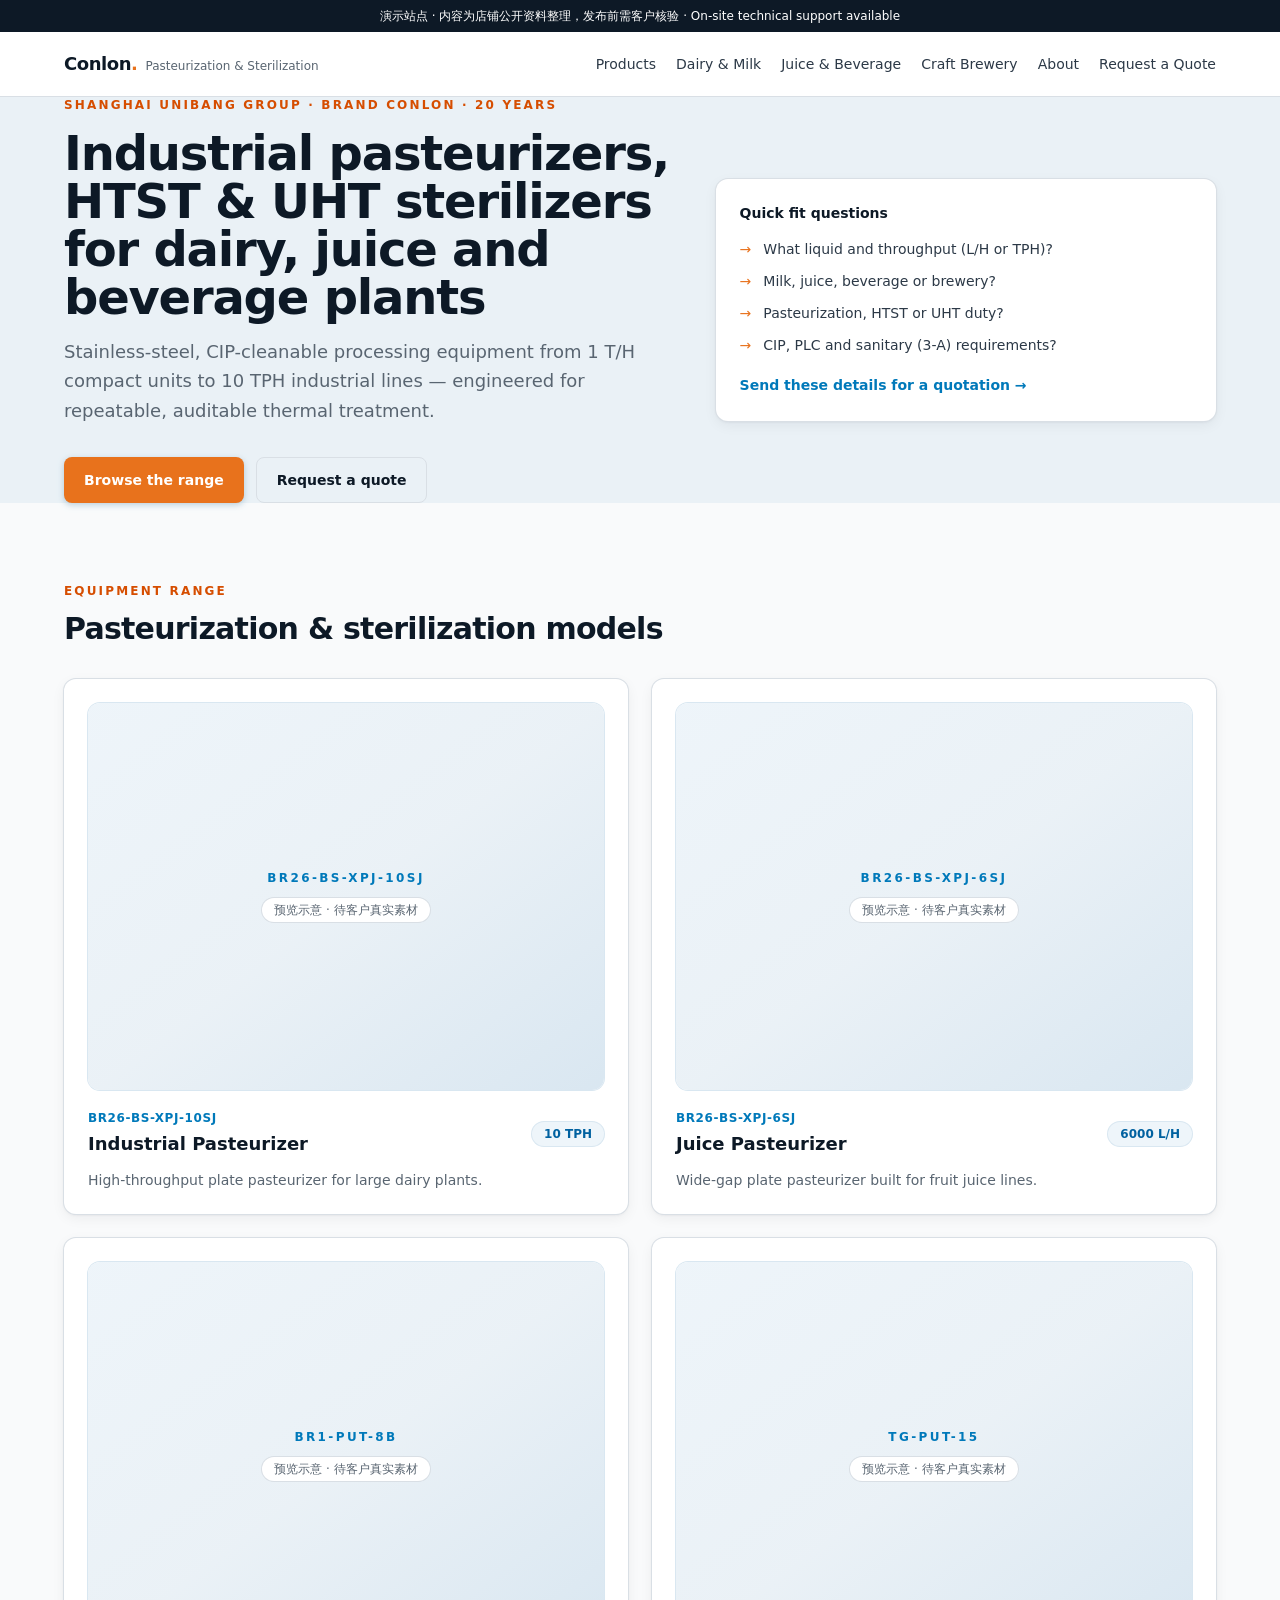
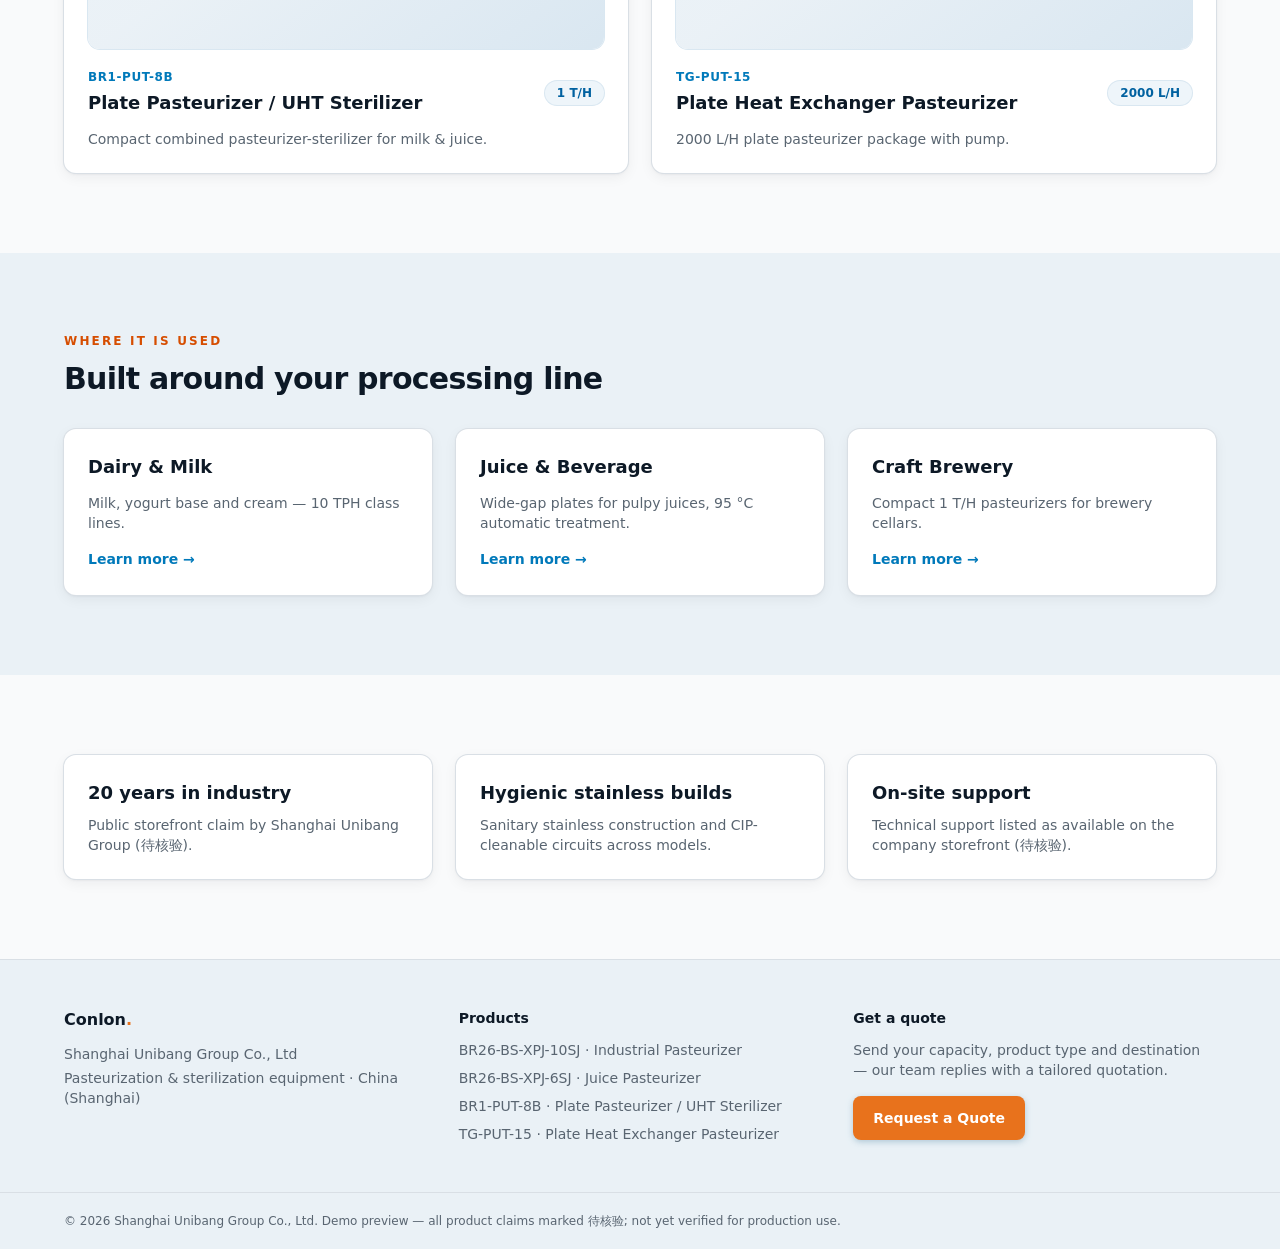
<file: index.html>
<!doctype html>
<html lang="en">
<head>
<meta charset="utf-8" />
<meta name="viewport" content="width=device-width, initial-scale=1" />
<title>Industrial Pasteurizers, HTST &amp; UHT Sterilizers | Unibang Group</title>
<meta name="description" content="Stainless steel pasteurizers, HTST and UHT sterilizers from 1 T/H to 10 TPH for dairy, juice, beverage and brewery plants." />
<link rel="canonical" href="https://pasteurizer.xiaoze16.dpdns.org/" />
<link rel="stylesheet" href="/assets/site.css" />
<script type="application/ld+json">{"@context":"https://schema.org","@type":"Organization","name":"Shanghai Unibang Group Co., Ltd","brand":"Conlon","description":"Pasteurization and sterilization equipment manufacturer."}</script>
</head>
<body>
<header class="sticky top-0 z-20 border-b border-line bg-white/95 backdrop-blur"><div class="demo-ribbon">演示站点 · 内容为店铺公开资料整理，发布前需客户核验<!-- --> · <!-- -->On-site technical support available</div><div class="container-site flex h-16 items-center justify-between gap-4"><a href="/" class="flex items-baseline gap-2"><span class="text-lg font-bold tracking-tight text-ink-900">Conlon<span class="text-accent-500">.</span></span><span class="hidden text-xs text-ink-500 sm:inline">Pasteurization &amp; Sterilization</span></a><nav aria-label="Main" class="hidden items-center gap-5 lg:flex"><a href="/products/" class="text-sm font-medium transition hover:text-brand-600 text-ink-700">Products</a><a href="/applications/dairy-milk/" class="text-sm font-medium transition hover:text-brand-600 text-ink-700">Dairy &amp; Milk</a><a href="/applications/juice-beverage/" class="text-sm font-medium transition hover:text-brand-600 text-ink-700">Juice &amp; Beverage</a><a href="/applications/craft-brewery/" class="text-sm font-medium transition hover:text-brand-600 text-ink-700">Craft Brewery</a><a href="/about/" class="text-sm font-medium transition hover:text-brand-600 text-ink-700">About</a><a href="/contact/" class="text-sm font-medium transition hover:text-brand-600 text-ink-700">Request a Quote</a></nav><details class="lg:hidden"><summary class="cursor-pointer list-none rounded-(--radius-btn) border border-line px-3 py-2 text-sm font-semibold text-ink-900">Menu</summary><nav aria-label="Mobile" class="absolute inset-x-0 top-16 border-t border-line bg-white p-4 shadow"><a href="/products/" class="block rounded-md px-3 py-2.5 text-sm font-medium text-ink-700 hover:bg-surface-alt">Products</a><a href="/applications/dairy-milk/" class="block rounded-md px-3 py-2.5 text-sm font-medium text-ink-700 hover:bg-surface-alt">Dairy &amp; Milk</a><a href="/applications/juice-beverage/" class="block rounded-md px-3 py-2.5 text-sm font-medium text-ink-700 hover:bg-surface-alt">Juice &amp; Beverage</a><a href="/applications/craft-brewery/" class="block rounded-md px-3 py-2.5 text-sm font-medium text-ink-700 hover:bg-surface-alt">Craft Brewery</a><a href="/about/" class="block rounded-md px-3 py-2.5 text-sm font-medium text-ink-700 hover:bg-surface-alt">About</a><a href="/contact/" class="block rounded-md px-3 py-2.5 text-sm font-medium text-ink-700 hover:bg-surface-alt">Request a Quote</a></nav></details></div></header><main><section class="section-alt"><div class="container-site grid items-center gap-10 lg:grid-cols-[1.1fr_0.9fr]"><div><p class="eyebrow">Shanghai Unibang Group · Brand Conlon · <!-- -->20<!-- --> years</p><h1 class="h1 mt-4">Industrial pasteurizers, HTST &amp; UHT sterilizers for dairy, juice and beverage plants</h1><p class="lede">Stainless-steel, CIP-cleanable processing equipment from 1 T/H compact units to 10 TPH industrial lines — engineered for repeatable, auditable thermal treatment.</p><div class="mt-8 flex flex-wrap gap-3"><a class="btn-primary" href="/products/">Browse the range</a><a class="btn-outline" href="/contact/">Request a quote</a></div></div><div class="card"><p class="text-sm font-semibold text-ink-900">Quick fit questions</p><ul class="mt-4 space-y-3 text-sm text-ink-700"><li class="flex gap-3"><span class="text-accent-500">→</span> What liquid and throughput (L/H or TPH)?</li><li class="flex gap-3"><span class="text-accent-500">→</span> Milk, juice, beverage or brewery?</li><li class="flex gap-3"><span class="text-accent-500">→</span> Pasteurization, HTST or UHT duty?</li><li class="flex gap-3"><span class="text-accent-500">→</span> CIP, PLC and sanitary (3-A) requirements?</li></ul><a class="mt-5 inline-block text-sm font-semibold text-brand-600 hover:text-brand-700" href="/contact/">Send these details for a quotation →</a></div></div></section><section class="section"><div class="container-site"><p class="eyebrow">Equipment range</p><h2 class="h2 mt-3">Pasteurization &amp; sterilization models</h2><div class="mt-8 grid gap-6 md:grid-cols-2"><a href="/products/br26-10sj/" class="card group transition hover:shadow-(--shadow-cta)"><div class="flex aspect-[4/3] w-full flex-col items-center justify-center rounded-(--radius-card) bg-gradient-to-br from-brand-50 via-surface-alt to-brand-100 text-center ring-1 ring-brand-100"><span class="text-xs font-semibold uppercase tracking-[0.2em] text-brand-600">BR26-BS-XPJ-10SJ</span><span class="mt-3 inline-flex items-center rounded-full bg-white px-3 py-1 text-xs font-medium text-ink-500 ring-1 ring-line">预览示意 · 待客户真实素材</span></div><div class="mt-5 flex items-center justify-between gap-3"><div><div class="text-xs font-semibold uppercase tracking-wider text-brand-600">BR26-BS-XPJ-10SJ</div><h3 class="h3 mt-1 group-hover:text-brand-600">Industrial Pasteurizer</h3></div><span class="badge">10 TPH</span></div><p class="mt-3 text-sm text-ink-500">High-throughput plate pasteurizer for large dairy plants.</p></a><a href="/products/br26-6sj/" class="card group transition hover:shadow-(--shadow-cta)"><div class="flex aspect-[4/3] w-full flex-col items-center justify-center rounded-(--radius-card) bg-gradient-to-br from-brand-50 via-surface-alt to-brand-100 text-center ring-1 ring-brand-100"><span class="text-xs font-semibold uppercase tracking-[0.2em] text-brand-600">BR26-BS-XPJ-6SJ</span><span class="mt-3 inline-flex items-center rounded-full bg-white px-3 py-1 text-xs font-medium text-ink-500 ring-1 ring-line">预览示意 · 待客户真实素材</span></div><div class="mt-5 flex items-center justify-between gap-3"><div><div class="text-xs font-semibold uppercase tracking-wider text-brand-600">BR26-BS-XPJ-6SJ</div><h3 class="h3 mt-1 group-hover:text-brand-600">Juice Pasteurizer</h3></div><span class="badge">6000 L/H</span></div><p class="mt-3 text-sm text-ink-500">Wide-gap plate pasteurizer built for fruit juice lines.</p></a><a href="/products/br1-put-8b/" class="card group transition hover:shadow-(--shadow-cta)"><div class="flex aspect-[4/3] w-full flex-col items-center justify-center rounded-(--radius-card) bg-gradient-to-br from-brand-50 via-surface-alt to-brand-100 text-center ring-1 ring-brand-100"><span class="text-xs font-semibold uppercase tracking-[0.2em] text-brand-600">BR1-PUT-8B</span><span class="mt-3 inline-flex items-center rounded-full bg-white px-3 py-1 text-xs font-medium text-ink-500 ring-1 ring-line">预览示意 · 待客户真实素材</span></div><div class="mt-5 flex items-center justify-between gap-3"><div><div class="text-xs font-semibold uppercase tracking-wider text-brand-600">BR1-PUT-8B</div><h3 class="h3 mt-1 group-hover:text-brand-600">Plate Pasteurizer / UHT Sterilizer</h3></div><span class="badge">1 T/H</span></div><p class="mt-3 text-sm text-ink-500">Compact combined pasteurizer-sterilizer for milk &amp; juice.</p></a><a href="/products/tg-put-15/" class="card group transition hover:shadow-(--shadow-cta)"><div class="flex aspect-[4/3] w-full flex-col items-center justify-center rounded-(--radius-card) bg-gradient-to-br from-brand-50 via-surface-alt to-brand-100 text-center ring-1 ring-brand-100"><span class="text-xs font-semibold uppercase tracking-[0.2em] text-brand-600">TG-PUT-15</span><span class="mt-3 inline-flex items-center rounded-full bg-white px-3 py-1 text-xs font-medium text-ink-500 ring-1 ring-line">预览示意 · 待客户真实素材</span></div><div class="mt-5 flex items-center justify-between gap-3"><div><div class="text-xs font-semibold uppercase tracking-wider text-brand-600">TG-PUT-15</div><h3 class="h3 mt-1 group-hover:text-brand-600">Plate Heat Exchanger Pasteurizer</h3></div><span class="badge">2000 L/H</span></div><p class="mt-3 text-sm text-ink-500">2000 L/H plate pasteurizer package with pump.</p></a></div></div></section><section class="section-alt section"><div class="container-site"><p class="eyebrow">Where it is used</p><h2 class="h2 mt-3">Built around your processing line</h2><div class="mt-8 grid gap-6 md:grid-cols-3"><a href="/applications/dairy-milk/" class="card transition hover:shadow-(--shadow-cta)"><h3 class="h3">Dairy &amp; Milk</h3><p class="mt-3 text-sm text-ink-500">Milk, yogurt base and cream — 10 TPH class lines.</p><span class="mt-4 inline-block text-sm font-semibold text-brand-600">Learn more →</span></a><a href="/applications/juice-beverage/" class="card transition hover:shadow-(--shadow-cta)"><h3 class="h3">Juice &amp; Beverage</h3><p class="mt-3 text-sm text-ink-500">Wide-gap plates for pulpy juices, 95 °C automatic treatment.</p><span class="mt-4 inline-block text-sm font-semibold text-brand-600">Learn more →</span></a><a href="/applications/craft-brewery/" class="card transition hover:shadow-(--shadow-cta)"><h3 class="h3">Craft Brewery</h3><p class="mt-3 text-sm text-ink-500">Compact 1 T/H pasteurizers for brewery cellars.</p><span class="mt-4 inline-block text-sm font-semibold text-brand-600">Learn more →</span></a></div></div></section><section class="section"><div class="container-site grid gap-6 md:grid-cols-3"><div class="card"><h3 class="h3">20 years in industry</h3><p class="mt-2 text-sm text-ink-500">Public storefront claim by Shanghai Unibang Group (待核验).</p></div><div class="card"><h3 class="h3">Hygienic stainless builds</h3><p class="mt-2 text-sm text-ink-500">Sanitary stainless construction and CIP-cleanable circuits across models.</p></div><div class="card"><h3 class="h3">On-site support</h3><p class="mt-2 text-sm text-ink-500">Technical support listed as available on the company storefront (待核验).</p></div></div></section></main><footer class="border-t border-line bg-surface-alt"><div class="container-site grid gap-8 py-12 md:grid-cols-3"><div><div class="text-base font-bold text-ink-900">Conlon<span class="text-accent-500">.</span></div><p class="mt-3 text-sm text-ink-500">Shanghai Unibang Group Co., Ltd</p><p class="mt-1 text-sm text-ink-500">Pasteurization &amp; sterilization equipment · <!-- -->China (Shanghai)</p></div><div><div class="text-sm font-semibold text-ink-900">Products</div><ul class="mt-3 space-y-2 text-sm text-ink-500"><li><a class="hover:text-brand-600" href="/products/br26-10sj/">BR26-BS-XPJ-10SJ<!-- --> · <!-- -->Industrial Pasteurizer</a></li><li><a class="hover:text-brand-600" href="/products/br26-6sj/">BR26-BS-XPJ-6SJ<!-- --> · <!-- -->Juice Pasteurizer</a></li><li><a class="hover:text-brand-600" href="/products/br1-put-8b/">BR1-PUT-8B<!-- --> · <!-- -->Plate Pasteurizer / UHT Sterilizer</a></li><li><a class="hover:text-brand-600" href="/products/tg-put-15/">TG-PUT-15<!-- --> · <!-- -->Plate Heat Exchanger Pasteurizer</a></li></ul></div><div><div class="text-sm font-semibold text-ink-900">Get a quote</div><p class="mt-3 text-sm text-ink-500">Send your capacity, product type and destination — our team replies with a tailored quotation.</p><a class="btn-primary mt-4" href="/contact/">Request a Quote</a></div></div><div class="border-t border-line py-5"><div class="container-site text-xs text-ink-500">© <!-- -->2026<!-- --> <!-- -->Shanghai Unibang Group Co., Ltd<!-- -->. Demo preview — all product claims marked 待核验; not yet verified for production use.</div></div></footer>
<script>(function(){
  document.querySelectorAll('form[data-preview-form]').forEach(function(form){
    form.addEventListener('submit', function(e){
      e.preventDefault();
      var note=form.querySelector('[data-preview-result]');
      note.className='block text-sm font-medium text-accent-600';
      note.textContent='演示模式：未提交到服务器。生产环境将先写入 D1，再经 Resend 邮件通知，成功后跳转感谢页。';
    });
  });
})();</script>
</body>
</html>
</file>
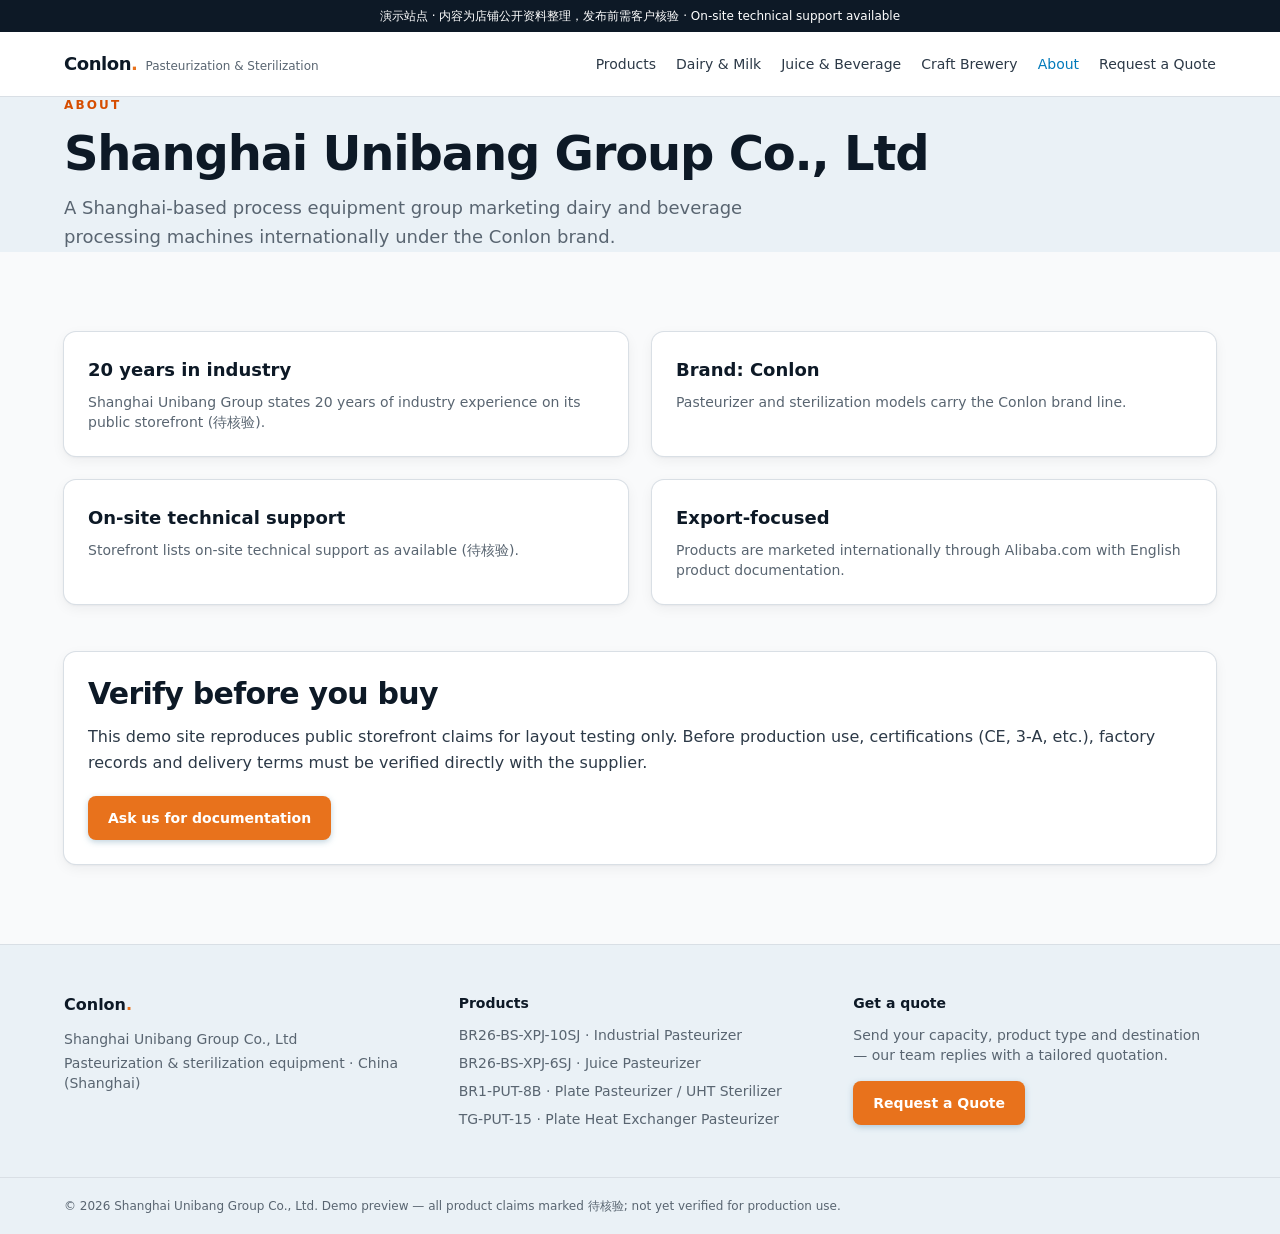
<file: about/index.html>
<!doctype html>
<html lang="en">
<head>
<meta charset="utf-8" />
<meta name="viewport" content="width=device-width, initial-scale=1" />
<title>About Shanghai Unibang Group | 20 Years Process Equipment</title>
<meta name="description" content="About Shanghai Unibang Group — 20 years in industry, Conlon process equipment brand." />
<link rel="canonical" href="https://pasteurizer.xiaoze16.dpdns.org/about/" />
<link rel="stylesheet" href="/assets/site.css" />

</head>
<body>
<header class="sticky top-0 z-20 border-b border-line bg-white/95 backdrop-blur"><div class="demo-ribbon">演示站点 · 内容为店铺公开资料整理，发布前需客户核验<!-- --> · <!-- -->On-site technical support available</div><div class="container-site flex h-16 items-center justify-between gap-4"><a href="/" class="flex items-baseline gap-2"><span class="text-lg font-bold tracking-tight text-ink-900">Conlon<span class="text-accent-500">.</span></span><span class="hidden text-xs text-ink-500 sm:inline">Pasteurization &amp; Sterilization</span></a><nav aria-label="Main" class="hidden items-center gap-5 lg:flex"><a href="/products/" class="text-sm font-medium transition hover:text-brand-600 text-ink-700">Products</a><a href="/applications/dairy-milk/" class="text-sm font-medium transition hover:text-brand-600 text-ink-700">Dairy &amp; Milk</a><a href="/applications/juice-beverage/" class="text-sm font-medium transition hover:text-brand-600 text-ink-700">Juice &amp; Beverage</a><a href="/applications/craft-brewery/" class="text-sm font-medium transition hover:text-brand-600 text-ink-700">Craft Brewery</a><a href="/about/" class="text-sm font-medium transition hover:text-brand-600 text-brand-600">About</a><a href="/contact/" class="text-sm font-medium transition hover:text-brand-600 text-ink-700">Request a Quote</a></nav><details class="lg:hidden"><summary class="cursor-pointer list-none rounded-(--radius-btn) border border-line px-3 py-2 text-sm font-semibold text-ink-900">Menu</summary><nav aria-label="Mobile" class="absolute inset-x-0 top-16 border-t border-line bg-white p-4 shadow"><a href="/products/" class="block rounded-md px-3 py-2.5 text-sm font-medium text-ink-700 hover:bg-surface-alt">Products</a><a href="/applications/dairy-milk/" class="block rounded-md px-3 py-2.5 text-sm font-medium text-ink-700 hover:bg-surface-alt">Dairy &amp; Milk</a><a href="/applications/juice-beverage/" class="block rounded-md px-3 py-2.5 text-sm font-medium text-ink-700 hover:bg-surface-alt">Juice &amp; Beverage</a><a href="/applications/craft-brewery/" class="block rounded-md px-3 py-2.5 text-sm font-medium text-ink-700 hover:bg-surface-alt">Craft Brewery</a><a href="/about/" class="block rounded-md px-3 py-2.5 text-sm font-medium text-ink-700 hover:bg-surface-alt">About</a><a href="/contact/" class="block rounded-md px-3 py-2.5 text-sm font-medium text-ink-700 hover:bg-surface-alt">Request a Quote</a></nav></details></div></header><main><section class="section-alt"><div class="container-site"><p class="eyebrow">About</p><h1 class="h1 mt-4">Shanghai Unibang Group Co., Ltd</h1><p class="lede max-w-3xl">A Shanghai-based process equipment group marketing dairy and beverage processing machines internationally under the Conlon brand.</p></div></section><section class="section"><div class="container-site grid gap-6 md:grid-cols-2"><div class="card"><h2 class="h3">20 years in industry</h2><p class="mt-2 text-sm text-ink-500">Shanghai Unibang Group states 20 years of industry experience on its public storefront (待核验).</p></div><div class="card"><h2 class="h3">Brand: Conlon</h2><p class="mt-2 text-sm text-ink-500">Pasteurizer and sterilization models carry the Conlon brand line.</p></div><div class="card"><h2 class="h3">On-site technical support</h2><p class="mt-2 text-sm text-ink-500">Storefront lists on-site technical support as available (待核验).</p></div><div class="card"><h2 class="h3">Export-focused</h2><p class="mt-2 text-sm text-ink-500">Products are marketed internationally through Alibaba.com with English product documentation.</p></div></div><div class="container-site mt-12"><div class="card"><h2 class="h2">Verify before you buy</h2><p class="body-ink mt-3">This demo site reproduces public storefront claims for layout testing only. Before production use, certifications (CE, 3-A, etc.), factory records and delivery terms must be verified directly with the supplier.</p><a class="btn-primary mt-5" href="/contact/">Ask us for documentation</a></div></div></section></main><footer class="border-t border-line bg-surface-alt"><div class="container-site grid gap-8 py-12 md:grid-cols-3"><div><div class="text-base font-bold text-ink-900">Conlon<span class="text-accent-500">.</span></div><p class="mt-3 text-sm text-ink-500">Shanghai Unibang Group Co., Ltd</p><p class="mt-1 text-sm text-ink-500">Pasteurization &amp; sterilization equipment · <!-- -->China (Shanghai)</p></div><div><div class="text-sm font-semibold text-ink-900">Products</div><ul class="mt-3 space-y-2 text-sm text-ink-500"><li><a class="hover:text-brand-600" href="/products/br26-10sj/">BR26-BS-XPJ-10SJ<!-- --> · <!-- -->Industrial Pasteurizer</a></li><li><a class="hover:text-brand-600" href="/products/br26-6sj/">BR26-BS-XPJ-6SJ<!-- --> · <!-- -->Juice Pasteurizer</a></li><li><a class="hover:text-brand-600" href="/products/br1-put-8b/">BR1-PUT-8B<!-- --> · <!-- -->Plate Pasteurizer / UHT Sterilizer</a></li><li><a class="hover:text-brand-600" href="/products/tg-put-15/">TG-PUT-15<!-- --> · <!-- -->Plate Heat Exchanger Pasteurizer</a></li></ul></div><div><div class="text-sm font-semibold text-ink-900">Get a quote</div><p class="mt-3 text-sm text-ink-500">Send your capacity, product type and destination — our team replies with a tailored quotation.</p><a class="btn-primary mt-4" href="/contact/">Request a Quote</a></div></div><div class="border-t border-line py-5"><div class="container-site text-xs text-ink-500">© <!-- -->2026<!-- --> <!-- -->Shanghai Unibang Group Co., Ltd<!-- -->. Demo preview — all product claims marked 待核验; not yet verified for production use.</div></div></footer>
<script>(function(){
  document.querySelectorAll('form[data-preview-form]').forEach(function(form){
    form.addEventListener('submit', function(e){
      e.preventDefault();
      var note=form.querySelector('[data-preview-result]');
      note.className='block text-sm font-medium text-accent-600';
      note.textContent='演示模式：未提交到服务器。生产环境将先写入 D1，再经 Resend 邮件通知，成功后跳转感谢页。';
    });
  });
})();</script>
</body>
</html>
</file>
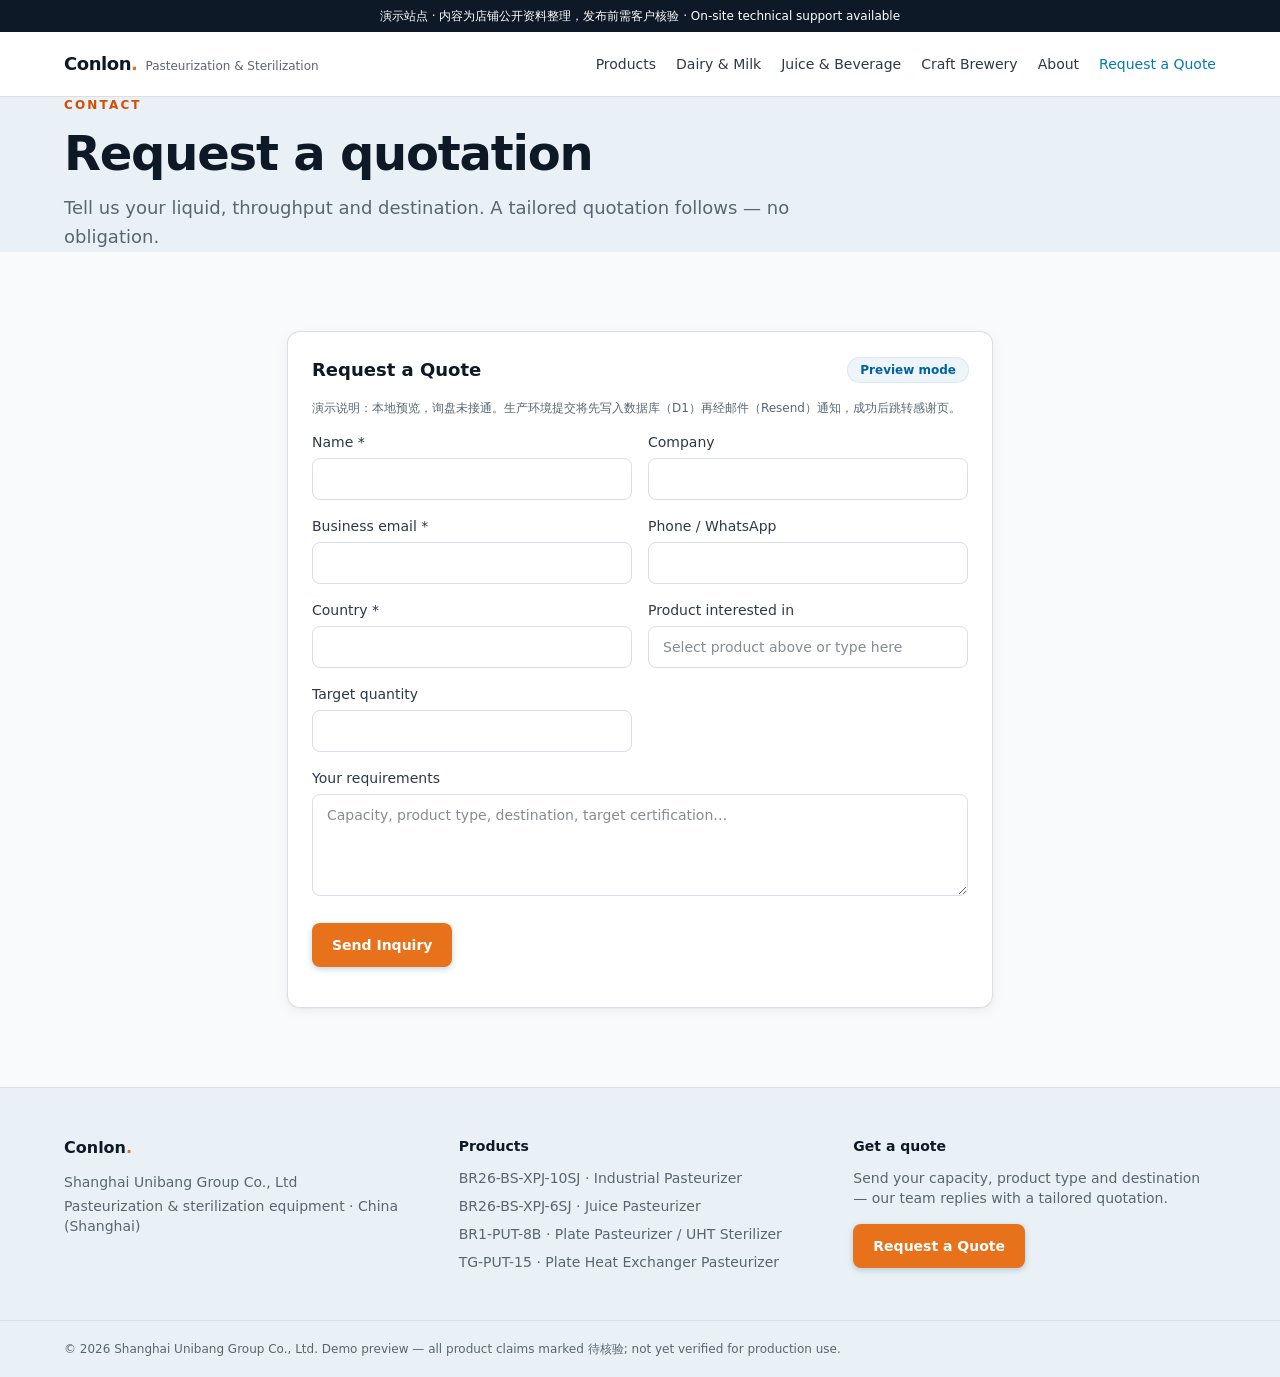
<file: contact/index.html>
<!doctype html>
<html lang="en">
<head>
<meta charset="utf-8" />
<meta name="viewport" content="width=device-width, initial-scale=1" />
<title>Request a Quote | Unibang Group Pasteurization Equipment</title>
<meta name="description" content="Request a quotation for pasteurization and sterilization equipment." />
<link rel="canonical" href="https://pasteurizer.xiaoze16.dpdns.org/contact/" />
<link rel="stylesheet" href="/assets/site.css" />

</head>
<body>
<header class="sticky top-0 z-20 border-b border-line bg-white/95 backdrop-blur"><div class="demo-ribbon">演示站点 · 内容为店铺公开资料整理，发布前需客户核验<!-- --> · <!-- -->On-site technical support available</div><div class="container-site flex h-16 items-center justify-between gap-4"><a href="/" class="flex items-baseline gap-2"><span class="text-lg font-bold tracking-tight text-ink-900">Conlon<span class="text-accent-500">.</span></span><span class="hidden text-xs text-ink-500 sm:inline">Pasteurization &amp; Sterilization</span></a><nav aria-label="Main" class="hidden items-center gap-5 lg:flex"><a href="/products/" class="text-sm font-medium transition hover:text-brand-600 text-ink-700">Products</a><a href="/applications/dairy-milk/" class="text-sm font-medium transition hover:text-brand-600 text-ink-700">Dairy &amp; Milk</a><a href="/applications/juice-beverage/" class="text-sm font-medium transition hover:text-brand-600 text-ink-700">Juice &amp; Beverage</a><a href="/applications/craft-brewery/" class="text-sm font-medium transition hover:text-brand-600 text-ink-700">Craft Brewery</a><a href="/about/" class="text-sm font-medium transition hover:text-brand-600 text-ink-700">About</a><a href="/contact/" class="text-sm font-medium transition hover:text-brand-600 text-brand-600">Request a Quote</a></nav><details class="lg:hidden"><summary class="cursor-pointer list-none rounded-(--radius-btn) border border-line px-3 py-2 text-sm font-semibold text-ink-900">Menu</summary><nav aria-label="Mobile" class="absolute inset-x-0 top-16 border-t border-line bg-white p-4 shadow"><a href="/products/" class="block rounded-md px-3 py-2.5 text-sm font-medium text-ink-700 hover:bg-surface-alt">Products</a><a href="/applications/dairy-milk/" class="block rounded-md px-3 py-2.5 text-sm font-medium text-ink-700 hover:bg-surface-alt">Dairy &amp; Milk</a><a href="/applications/juice-beverage/" class="block rounded-md px-3 py-2.5 text-sm font-medium text-ink-700 hover:bg-surface-alt">Juice &amp; Beverage</a><a href="/applications/craft-brewery/" class="block rounded-md px-3 py-2.5 text-sm font-medium text-ink-700 hover:bg-surface-alt">Craft Brewery</a><a href="/about/" class="block rounded-md px-3 py-2.5 text-sm font-medium text-ink-700 hover:bg-surface-alt">About</a><a href="/contact/" class="block rounded-md px-3 py-2.5 text-sm font-medium text-ink-700 hover:bg-surface-alt">Request a Quote</a></nav></details></div></header><main><section class="section-alt"><div class="container-site"><p class="eyebrow">Contact</p><h1 class="h1 mt-4">Request a quotation</h1><p class="lede max-w-3xl">Tell us your liquid, throughput and destination. A tailored quotation follows — no obligation.</p></div></section><section class="section"><div class="container-site max-w-3xl"><form class="card space-y-4" action="#" method="post" data-preview-form="true"><div class="flex items-center justify-between gap-3"><h3 class="h3">Request a Quote</h3><span class="badge">Preview mode</span></div><p class="text-xs text-ink-500" data-preview-note="true">演示说明：本地预览，询盘未接通。生产环境提交将先写入数据库（D1）再经邮件（Resend）通知，成功后跳转感谢页。</p><div class="grid gap-4 sm:grid-cols-2"><div><label class="label" for="name">Name *</label><input id="name" name="name" type="text" class="input"/></div><div><label class="label" for="company">Company</label><input id="company" name="company" type="text" class="input"/></div><div><label class="label" for="email">Business email *</label><input id="email" name="email" type="email" class="input"/></div><div><label class="label" for="phone">Phone / WhatsApp</label><input id="phone" name="phone" type="text" class="input"/></div><div><label class="label" for="country">Country *</label><input id="country" name="country" type="text" class="input"/></div><div><label class="label" for="product">Product interested in</label><input id="product" name="product" type="text" class="input" placeholder="Select product above or type here"/></div><div><label class="label" for="quantity">Target quantity</label><input id="quantity" name="quantity" type="text" class="input"/></div><div class="sm:col-span-2"><label class="label" for="requirements">Your requirements</label><textarea id="requirements" name="requirements" rows="4" class="input" placeholder="Capacity, product type, destination, target certification…"></textarea></div></div><div class="pt-1"><button type="submit" class="btn-primary w-full sm:w-auto">Send Inquiry</button></div><p class="hidden text-sm font-medium text-accent-600" data-preview-result="true" role="status"></p></form></div></section></main><footer class="border-t border-line bg-surface-alt"><div class="container-site grid gap-8 py-12 md:grid-cols-3"><div><div class="text-base font-bold text-ink-900">Conlon<span class="text-accent-500">.</span></div><p class="mt-3 text-sm text-ink-500">Shanghai Unibang Group Co., Ltd</p><p class="mt-1 text-sm text-ink-500">Pasteurization &amp; sterilization equipment · <!-- -->China (Shanghai)</p></div><div><div class="text-sm font-semibold text-ink-900">Products</div><ul class="mt-3 space-y-2 text-sm text-ink-500"><li><a class="hover:text-brand-600" href="/products/br26-10sj/">BR26-BS-XPJ-10SJ<!-- --> · <!-- -->Industrial Pasteurizer</a></li><li><a class="hover:text-brand-600" href="/products/br26-6sj/">BR26-BS-XPJ-6SJ<!-- --> · <!-- -->Juice Pasteurizer</a></li><li><a class="hover:text-brand-600" href="/products/br1-put-8b/">BR1-PUT-8B<!-- --> · <!-- -->Plate Pasteurizer / UHT Sterilizer</a></li><li><a class="hover:text-brand-600" href="/products/tg-put-15/">TG-PUT-15<!-- --> · <!-- -->Plate Heat Exchanger Pasteurizer</a></li></ul></div><div><div class="text-sm font-semibold text-ink-900">Get a quote</div><p class="mt-3 text-sm text-ink-500">Send your capacity, product type and destination — our team replies with a tailored quotation.</p><a class="btn-primary mt-4" href="/contact/">Request a Quote</a></div></div><div class="border-t border-line py-5"><div class="container-site text-xs text-ink-500">© <!-- -->2026<!-- --> <!-- -->Shanghai Unibang Group Co., Ltd<!-- -->. Demo preview — all product claims marked 待核验; not yet verified for production use.</div></div></footer>
<script>(function(){
  document.querySelectorAll('form[data-preview-form]').forEach(function(form){
    form.addEventListener('submit', function(e){
      e.preventDefault();
      var note=form.querySelector('[data-preview-result]');
      note.className='block text-sm font-medium text-accent-600';
      note.textContent='演示模式：未提交到服务器。生产环境将先写入 D1，再经 Resend 邮件通知，成功后跳转感谢页。';
    });
  });
})();</script>
</body>
</html>
</file>
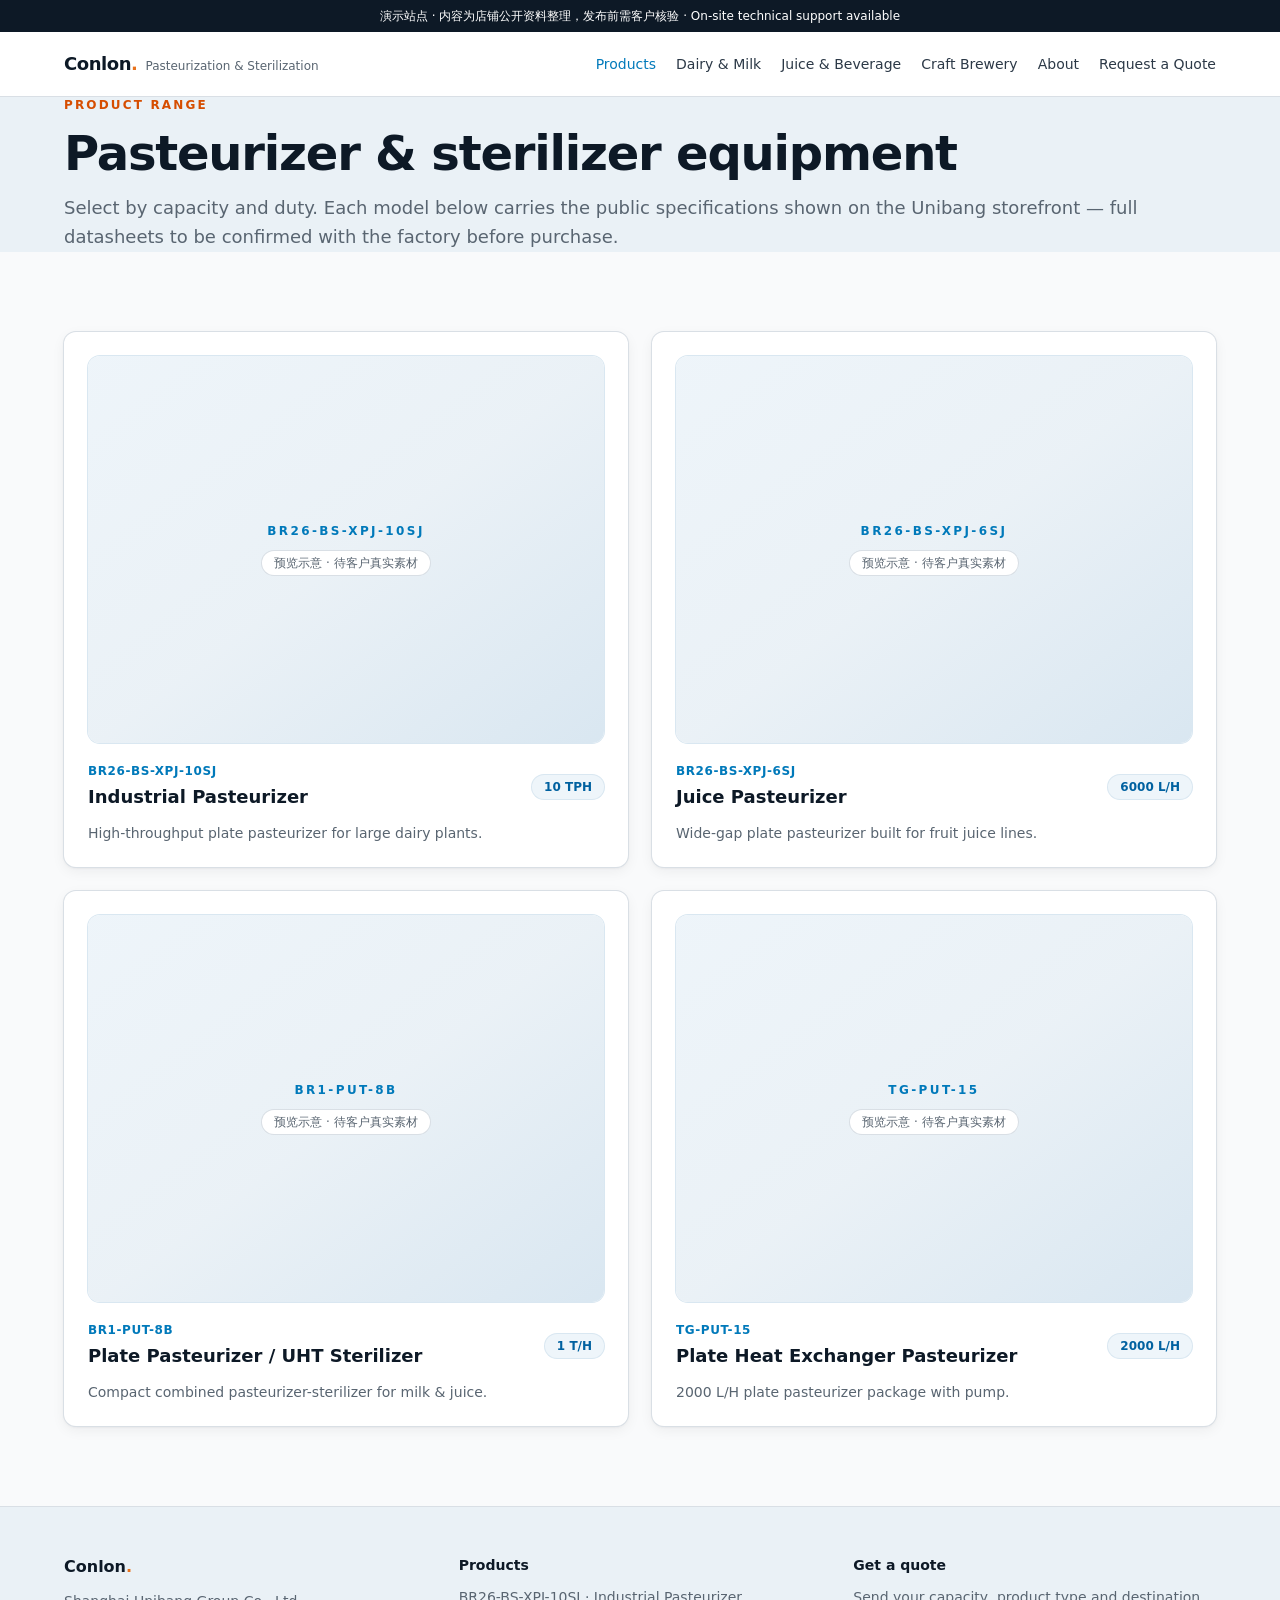
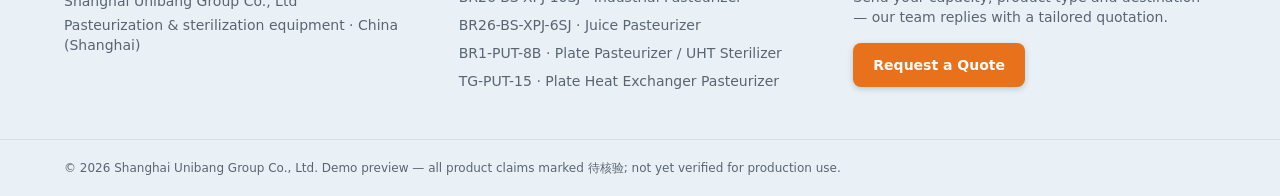
<file: products/index.html>
<!doctype html>
<html lang="en">
<head>
<meta charset="utf-8" />
<meta name="viewport" content="width=device-width, initial-scale=1" />
<title>Pasteurizer &amp; Sterilizer Range | Unibang Group</title>
<meta name="description" content="Browse plate pasteurizer, HTST/UHT sterilizer and heat exchanger pasteurizer models by capacity." />
<link rel="canonical" href="https://pasteurizer.xiaoze16.dpdns.org/products/" />
<link rel="stylesheet" href="/assets/site.css" />

</head>
<body>
<header class="sticky top-0 z-20 border-b border-line bg-white/95 backdrop-blur"><div class="demo-ribbon">演示站点 · 内容为店铺公开资料整理，发布前需客户核验<!-- --> · <!-- -->On-site technical support available</div><div class="container-site flex h-16 items-center justify-between gap-4"><a href="/" class="flex items-baseline gap-2"><span class="text-lg font-bold tracking-tight text-ink-900">Conlon<span class="text-accent-500">.</span></span><span class="hidden text-xs text-ink-500 sm:inline">Pasteurization &amp; Sterilization</span></a><nav aria-label="Main" class="hidden items-center gap-5 lg:flex"><a href="/products/" class="text-sm font-medium transition hover:text-brand-600 text-brand-600">Products</a><a href="/applications/dairy-milk/" class="text-sm font-medium transition hover:text-brand-600 text-ink-700">Dairy &amp; Milk</a><a href="/applications/juice-beverage/" class="text-sm font-medium transition hover:text-brand-600 text-ink-700">Juice &amp; Beverage</a><a href="/applications/craft-brewery/" class="text-sm font-medium transition hover:text-brand-600 text-ink-700">Craft Brewery</a><a href="/about/" class="text-sm font-medium transition hover:text-brand-600 text-ink-700">About</a><a href="/contact/" class="text-sm font-medium transition hover:text-brand-600 text-ink-700">Request a Quote</a></nav><details class="lg:hidden"><summary class="cursor-pointer list-none rounded-(--radius-btn) border border-line px-3 py-2 text-sm font-semibold text-ink-900">Menu</summary><nav aria-label="Mobile" class="absolute inset-x-0 top-16 border-t border-line bg-white p-4 shadow"><a href="/products/" class="block rounded-md px-3 py-2.5 text-sm font-medium text-ink-700 hover:bg-surface-alt">Products</a><a href="/applications/dairy-milk/" class="block rounded-md px-3 py-2.5 text-sm font-medium text-ink-700 hover:bg-surface-alt">Dairy &amp; Milk</a><a href="/applications/juice-beverage/" class="block rounded-md px-3 py-2.5 text-sm font-medium text-ink-700 hover:bg-surface-alt">Juice &amp; Beverage</a><a href="/applications/craft-brewery/" class="block rounded-md px-3 py-2.5 text-sm font-medium text-ink-700 hover:bg-surface-alt">Craft Brewery</a><a href="/about/" class="block rounded-md px-3 py-2.5 text-sm font-medium text-ink-700 hover:bg-surface-alt">About</a><a href="/contact/" class="block rounded-md px-3 py-2.5 text-sm font-medium text-ink-700 hover:bg-surface-alt">Request a Quote</a></nav></details></div></header><main><section class="section-alt"><div class="container-site"><p class="eyebrow">Product range</p><h1 class="h1 mt-4">Pasteurizer &amp; sterilizer equipment</h1><p class="lede">Select by capacity and duty. Each model below carries the public specifications shown on the Unibang storefront — full datasheets to be confirmed with the factory before purchase.</p></div></section><section class="section"><div class="container-site grid gap-6 md:grid-cols-2"><a href="/products/br26-10sj/" class="card group transition hover:shadow-(--shadow-cta)"><div class="flex aspect-[4/3] w-full flex-col items-center justify-center rounded-(--radius-card) bg-gradient-to-br from-brand-50 via-surface-alt to-brand-100 text-center ring-1 ring-brand-100"><span class="text-xs font-semibold uppercase tracking-[0.2em] text-brand-600">BR26-BS-XPJ-10SJ</span><span class="mt-3 inline-flex items-center rounded-full bg-white px-3 py-1 text-xs font-medium text-ink-500 ring-1 ring-line">预览示意 · 待客户真实素材</span></div><div class="mt-5 flex items-center justify-between gap-3"><div><div class="text-xs font-semibold uppercase tracking-wider text-brand-600">BR26-BS-XPJ-10SJ</div><h2 class="h3 mt-1 group-hover:text-brand-600">Industrial Pasteurizer</h2></div><span class="badge">10 TPH</span></div><p class="mt-3 text-sm text-ink-500">High-throughput plate pasteurizer for large dairy plants.</p></a><a href="/products/br26-6sj/" class="card group transition hover:shadow-(--shadow-cta)"><div class="flex aspect-[4/3] w-full flex-col items-center justify-center rounded-(--radius-card) bg-gradient-to-br from-brand-50 via-surface-alt to-brand-100 text-center ring-1 ring-brand-100"><span class="text-xs font-semibold uppercase tracking-[0.2em] text-brand-600">BR26-BS-XPJ-6SJ</span><span class="mt-3 inline-flex items-center rounded-full bg-white px-3 py-1 text-xs font-medium text-ink-500 ring-1 ring-line">预览示意 · 待客户真实素材</span></div><div class="mt-5 flex items-center justify-between gap-3"><div><div class="text-xs font-semibold uppercase tracking-wider text-brand-600">BR26-BS-XPJ-6SJ</div><h2 class="h3 mt-1 group-hover:text-brand-600">Juice Pasteurizer</h2></div><span class="badge">6000 L/H</span></div><p class="mt-3 text-sm text-ink-500">Wide-gap plate pasteurizer built for fruit juice lines.</p></a><a href="/products/br1-put-8b/" class="card group transition hover:shadow-(--shadow-cta)"><div class="flex aspect-[4/3] w-full flex-col items-center justify-center rounded-(--radius-card) bg-gradient-to-br from-brand-50 via-surface-alt to-brand-100 text-center ring-1 ring-brand-100"><span class="text-xs font-semibold uppercase tracking-[0.2em] text-brand-600">BR1-PUT-8B</span><span class="mt-3 inline-flex items-center rounded-full bg-white px-3 py-1 text-xs font-medium text-ink-500 ring-1 ring-line">预览示意 · 待客户真实素材</span></div><div class="mt-5 flex items-center justify-between gap-3"><div><div class="text-xs font-semibold uppercase tracking-wider text-brand-600">BR1-PUT-8B</div><h2 class="h3 mt-1 group-hover:text-brand-600">Plate Pasteurizer / UHT Sterilizer</h2></div><span class="badge">1 T/H</span></div><p class="mt-3 text-sm text-ink-500">Compact combined pasteurizer-sterilizer for milk &amp; juice.</p></a><a href="/products/tg-put-15/" class="card group transition hover:shadow-(--shadow-cta)"><div class="flex aspect-[4/3] w-full flex-col items-center justify-center rounded-(--radius-card) bg-gradient-to-br from-brand-50 via-surface-alt to-brand-100 text-center ring-1 ring-brand-100"><span class="text-xs font-semibold uppercase tracking-[0.2em] text-brand-600">TG-PUT-15</span><span class="mt-3 inline-flex items-center rounded-full bg-white px-3 py-1 text-xs font-medium text-ink-500 ring-1 ring-line">预览示意 · 待客户真实素材</span></div><div class="mt-5 flex items-center justify-between gap-3"><div><div class="text-xs font-semibold uppercase tracking-wider text-brand-600">TG-PUT-15</div><h2 class="h3 mt-1 group-hover:text-brand-600">Plate Heat Exchanger Pasteurizer</h2></div><span class="badge">2000 L/H</span></div><p class="mt-3 text-sm text-ink-500">2000 L/H plate pasteurizer package with pump.</p></a></div></section></main><footer class="border-t border-line bg-surface-alt"><div class="container-site grid gap-8 py-12 md:grid-cols-3"><div><div class="text-base font-bold text-ink-900">Conlon<span class="text-accent-500">.</span></div><p class="mt-3 text-sm text-ink-500">Shanghai Unibang Group Co., Ltd</p><p class="mt-1 text-sm text-ink-500">Pasteurization &amp; sterilization equipment · <!-- -->China (Shanghai)</p></div><div><div class="text-sm font-semibold text-ink-900">Products</div><ul class="mt-3 space-y-2 text-sm text-ink-500"><li><a class="hover:text-brand-600" href="/products/br26-10sj/">BR26-BS-XPJ-10SJ<!-- --> · <!-- -->Industrial Pasteurizer</a></li><li><a class="hover:text-brand-600" href="/products/br26-6sj/">BR26-BS-XPJ-6SJ<!-- --> · <!-- -->Juice Pasteurizer</a></li><li><a class="hover:text-brand-600" href="/products/br1-put-8b/">BR1-PUT-8B<!-- --> · <!-- -->Plate Pasteurizer / UHT Sterilizer</a></li><li><a class="hover:text-brand-600" href="/products/tg-put-15/">TG-PUT-15<!-- --> · <!-- -->Plate Heat Exchanger Pasteurizer</a></li></ul></div><div><div class="text-sm font-semibold text-ink-900">Get a quote</div><p class="mt-3 text-sm text-ink-500">Send your capacity, product type and destination — our team replies with a tailored quotation.</p><a class="btn-primary mt-4" href="/contact/">Request a Quote</a></div></div><div class="border-t border-line py-5"><div class="container-site text-xs text-ink-500">© <!-- -->2026<!-- --> <!-- -->Shanghai Unibang Group Co., Ltd<!-- -->. Demo preview — all product claims marked 待核验; not yet verified for production use.</div></div></footer>
<script>(function(){
  document.querySelectorAll('form[data-preview-form]').forEach(function(form){
    form.addEventListener('submit', function(e){
      e.preventDefault();
      var note=form.querySelector('[data-preview-result]');
      note.className='block text-sm font-medium text-accent-600';
      note.textContent='演示模式：未提交到服务器。生产环境将先写入 D1，再经 Resend 邮件通知，成功后跳转感谢页。';
    });
  });
})();</script>
</body>
</html>
</file>
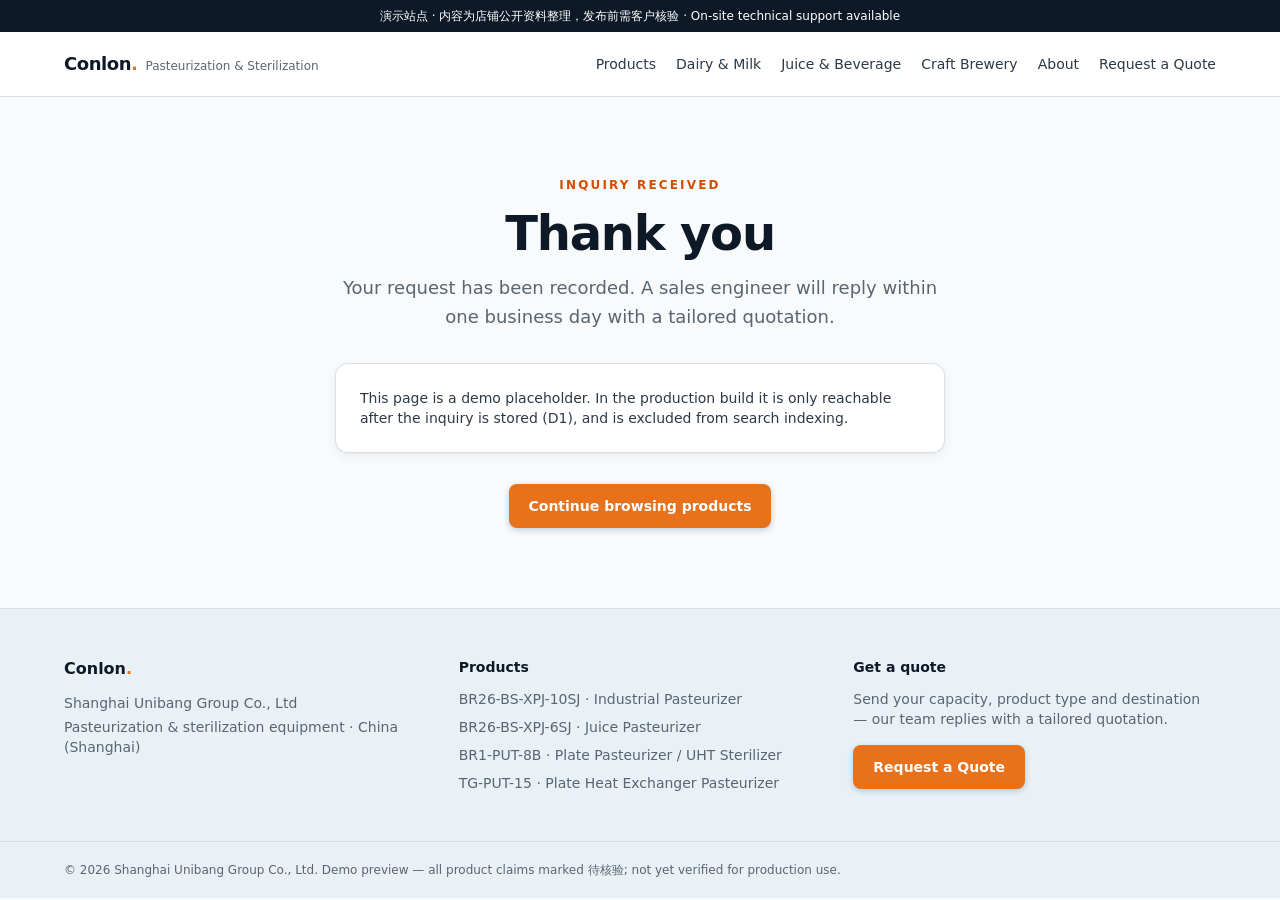
<file: thank-you/index.html>
<!doctype html>
<html lang="en">
<head>
<meta charset="utf-8" />
<meta name="viewport" content="width=device-width, initial-scale=1" />
<title>Inquiry Received | Unibang Group</title>
<meta name="description" content="Thank you — your inquiry has been recorded." />
<link rel="canonical" href="https://pasteurizer.xiaoze16.dpdns.org/thank-you/" />
<meta name="robots" content="noindex,follow" />
<link rel="stylesheet" href="/assets/site.css" />

</head>
<body>
<header class="sticky top-0 z-20 border-b border-line bg-white/95 backdrop-blur"><div class="demo-ribbon">演示站点 · 内容为店铺公开资料整理，发布前需客户核验<!-- --> · <!-- -->On-site technical support available</div><div class="container-site flex h-16 items-center justify-between gap-4"><a href="/" class="flex items-baseline gap-2"><span class="text-lg font-bold tracking-tight text-ink-900">Conlon<span class="text-accent-500">.</span></span><span class="hidden text-xs text-ink-500 sm:inline">Pasteurization &amp; Sterilization</span></a><nav aria-label="Main" class="hidden items-center gap-5 lg:flex"><a href="/products/" class="text-sm font-medium transition hover:text-brand-600 text-ink-700">Products</a><a href="/applications/dairy-milk/" class="text-sm font-medium transition hover:text-brand-600 text-ink-700">Dairy &amp; Milk</a><a href="/applications/juice-beverage/" class="text-sm font-medium transition hover:text-brand-600 text-ink-700">Juice &amp; Beverage</a><a href="/applications/craft-brewery/" class="text-sm font-medium transition hover:text-brand-600 text-ink-700">Craft Brewery</a><a href="/about/" class="text-sm font-medium transition hover:text-brand-600 text-ink-700">About</a><a href="/contact/" class="text-sm font-medium transition hover:text-brand-600 text-ink-700">Request a Quote</a></nav><details class="lg:hidden"><summary class="cursor-pointer list-none rounded-(--radius-btn) border border-line px-3 py-2 text-sm font-semibold text-ink-900">Menu</summary><nav aria-label="Mobile" class="absolute inset-x-0 top-16 border-t border-line bg-white p-4 shadow"><a href="/products/" class="block rounded-md px-3 py-2.5 text-sm font-medium text-ink-700 hover:bg-surface-alt">Products</a><a href="/applications/dairy-milk/" class="block rounded-md px-3 py-2.5 text-sm font-medium text-ink-700 hover:bg-surface-alt">Dairy &amp; Milk</a><a href="/applications/juice-beverage/" class="block rounded-md px-3 py-2.5 text-sm font-medium text-ink-700 hover:bg-surface-alt">Juice &amp; Beverage</a><a href="/applications/craft-brewery/" class="block rounded-md px-3 py-2.5 text-sm font-medium text-ink-700 hover:bg-surface-alt">Craft Brewery</a><a href="/about/" class="block rounded-md px-3 py-2.5 text-sm font-medium text-ink-700 hover:bg-surface-alt">About</a><a href="/contact/" class="block rounded-md px-3 py-2.5 text-sm font-medium text-ink-700 hover:bg-surface-alt">Request a Quote</a></nav></details></div></header><main><section class="section"><div class="container-site max-w-2xl text-center"><p class="eyebrow">Inquiry received</p><h1 class="h1 mt-4">Thank you</h1><p class="lede">Your request has been recorded. A sales engineer will reply within one business day with a tailored quotation.</p><div class="card mt-8 text-left"><p class="text-sm text-ink-700">This page is a demo placeholder. In the production build it is only reachable after the inquiry is stored (D1), and is excluded from search indexing.</p></div><a class="btn-primary mt-8" href="/products/">Continue browsing products</a></div></section></main><footer class="border-t border-line bg-surface-alt"><div class="container-site grid gap-8 py-12 md:grid-cols-3"><div><div class="text-base font-bold text-ink-900">Conlon<span class="text-accent-500">.</span></div><p class="mt-3 text-sm text-ink-500">Shanghai Unibang Group Co., Ltd</p><p class="mt-1 text-sm text-ink-500">Pasteurization &amp; sterilization equipment · <!-- -->China (Shanghai)</p></div><div><div class="text-sm font-semibold text-ink-900">Products</div><ul class="mt-3 space-y-2 text-sm text-ink-500"><li><a class="hover:text-brand-600" href="/products/br26-10sj/">BR26-BS-XPJ-10SJ<!-- --> · <!-- -->Industrial Pasteurizer</a></li><li><a class="hover:text-brand-600" href="/products/br26-6sj/">BR26-BS-XPJ-6SJ<!-- --> · <!-- -->Juice Pasteurizer</a></li><li><a class="hover:text-brand-600" href="/products/br1-put-8b/">BR1-PUT-8B<!-- --> · <!-- -->Plate Pasteurizer / UHT Sterilizer</a></li><li><a class="hover:text-brand-600" href="/products/tg-put-15/">TG-PUT-15<!-- --> · <!-- -->Plate Heat Exchanger Pasteurizer</a></li></ul></div><div><div class="text-sm font-semibold text-ink-900">Get a quote</div><p class="mt-3 text-sm text-ink-500">Send your capacity, product type and destination — our team replies with a tailored quotation.</p><a class="btn-primary mt-4" href="/contact/">Request a Quote</a></div></div><div class="border-t border-line py-5"><div class="container-site text-xs text-ink-500">© <!-- -->2026<!-- --> <!-- -->Shanghai Unibang Group Co., Ltd<!-- -->. Demo preview — all product claims marked 待核验; not yet verified for production use.</div></div></footer>
<script>(function(){
  document.querySelectorAll('form[data-preview-form]').forEach(function(form){
    form.addEventListener('submit', function(e){
      e.preventDefault();
      var note=form.querySelector('[data-preview-result]');
      note.className='block text-sm font-medium text-accent-600';
      note.textContent='演示模式：未提交到服务器。生产环境将先写入 D1，再经 Resend 邮件通知，成功后跳转感谢页。';
    });
  });
})();</script>
</body>
</html>
</file>
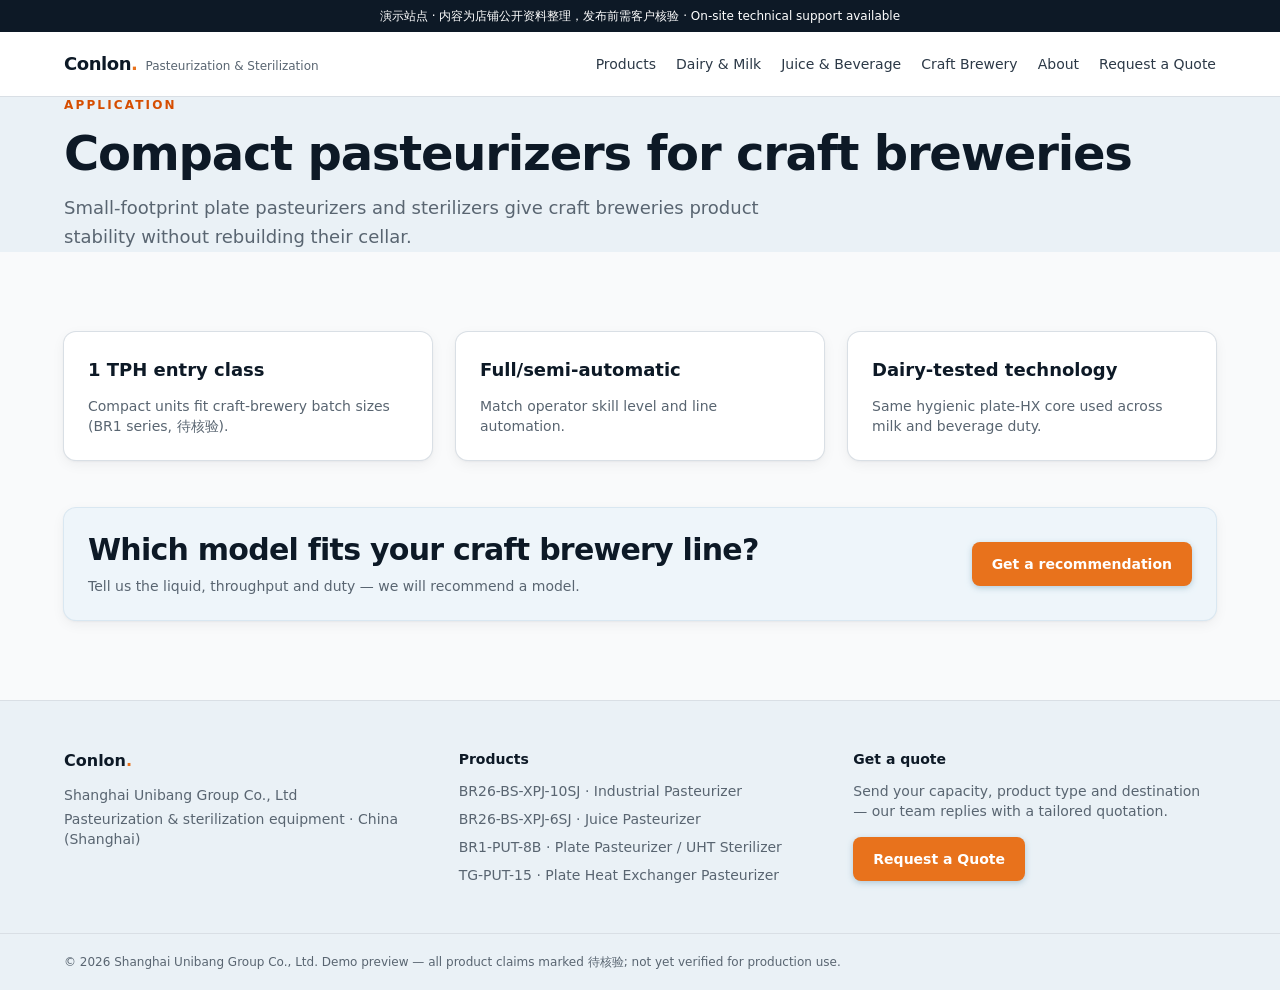
<file: applications/craft-brewery/index.html>
<!doctype html>
<html lang="en">
<head>
<meta charset="utf-8" />
<meta name="viewport" content="width=device-width, initial-scale=1" />
<title>Craft Brewery Pasteurizers | Unibang Group</title>
<meta name="description" content="Compact pasteurizers for craft brewery product stability." />
<link rel="canonical" href="https://pasteurizer.xiaoze16.dpdns.org/applications/craft-brewery/" />
<link rel="stylesheet" href="/assets/site.css" />

</head>
<body>
<header class="sticky top-0 z-20 border-b border-line bg-white/95 backdrop-blur"><div class="demo-ribbon">演示站点 · 内容为店铺公开资料整理，发布前需客户核验<!-- --> · <!-- -->On-site technical support available</div><div class="container-site flex h-16 items-center justify-between gap-4"><a href="/" class="flex items-baseline gap-2"><span class="text-lg font-bold tracking-tight text-ink-900">Conlon<span class="text-accent-500">.</span></span><span class="hidden text-xs text-ink-500 sm:inline">Pasteurization &amp; Sterilization</span></a><nav aria-label="Main" class="hidden items-center gap-5 lg:flex"><a href="/products/" class="text-sm font-medium transition hover:text-brand-600 text-ink-700">Products</a><a href="/applications/dairy-milk/" class="text-sm font-medium transition hover:text-brand-600 text-ink-700">Dairy &amp; Milk</a><a href="/applications/juice-beverage/" class="text-sm font-medium transition hover:text-brand-600 text-ink-700">Juice &amp; Beverage</a><a href="/applications/craft-brewery/" class="text-sm font-medium transition hover:text-brand-600 text-ink-700">Craft Brewery</a><a href="/about/" class="text-sm font-medium transition hover:text-brand-600 text-ink-700">About</a><a href="/contact/" class="text-sm font-medium transition hover:text-brand-600 text-ink-700">Request a Quote</a></nav><details class="lg:hidden"><summary class="cursor-pointer list-none rounded-(--radius-btn) border border-line px-3 py-2 text-sm font-semibold text-ink-900">Menu</summary><nav aria-label="Mobile" class="absolute inset-x-0 top-16 border-t border-line bg-white p-4 shadow"><a href="/products/" class="block rounded-md px-3 py-2.5 text-sm font-medium text-ink-700 hover:bg-surface-alt">Products</a><a href="/applications/dairy-milk/" class="block rounded-md px-3 py-2.5 text-sm font-medium text-ink-700 hover:bg-surface-alt">Dairy &amp; Milk</a><a href="/applications/juice-beverage/" class="block rounded-md px-3 py-2.5 text-sm font-medium text-ink-700 hover:bg-surface-alt">Juice &amp; Beverage</a><a href="/applications/craft-brewery/" class="block rounded-md px-3 py-2.5 text-sm font-medium text-ink-700 hover:bg-surface-alt">Craft Brewery</a><a href="/about/" class="block rounded-md px-3 py-2.5 text-sm font-medium text-ink-700 hover:bg-surface-alt">About</a><a href="/contact/" class="block rounded-md px-3 py-2.5 text-sm font-medium text-ink-700 hover:bg-surface-alt">Request a Quote</a></nav></details></div></header><main><section class="section-alt"><div class="container-site"><p class="eyebrow">Application</p><h1 class="h1 mt-4">Compact pasteurizers for craft breweries</h1><p class="lede max-w-3xl">Small-footprint plate pasteurizers and sterilizers give craft breweries product stability without rebuilding their cellar.</p></div></section><section class="section"><div class="container-site grid gap-6 md:grid-cols-3"><div class="card"><h2 class="h3">1 TPH entry class</h2><p class="mt-3 text-sm text-ink-500">Compact units fit craft-brewery batch sizes (BR1 series, 待核验).</p></div><div class="card"><h2 class="h3">Full/semi-automatic</h2><p class="mt-3 text-sm text-ink-500">Match operator skill level and line automation.</p></div><div class="card"><h2 class="h3">Dairy-tested technology</h2><p class="mt-3 text-sm text-ink-500">Same hygienic plate-HX core used across milk and beverage duty.</p></div></div><div class="container-site mt-12"><div class="card flex flex-wrap items-center justify-between gap-6 bg-brand-50 ring-brand-100"><div><h2 class="h2">Which model fits your <!-- -->craft brewery<!-- --> line?</h2><p class="mt-2 text-sm text-ink-500">Tell us the liquid, throughput and duty — we will recommend a model.</p></div><a class="btn-primary" href="/contact/">Get a recommendation</a></div></div></section></main><footer class="border-t border-line bg-surface-alt"><div class="container-site grid gap-8 py-12 md:grid-cols-3"><div><div class="text-base font-bold text-ink-900">Conlon<span class="text-accent-500">.</span></div><p class="mt-3 text-sm text-ink-500">Shanghai Unibang Group Co., Ltd</p><p class="mt-1 text-sm text-ink-500">Pasteurization &amp; sterilization equipment · <!-- -->China (Shanghai)</p></div><div><div class="text-sm font-semibold text-ink-900">Products</div><ul class="mt-3 space-y-2 text-sm text-ink-500"><li><a class="hover:text-brand-600" href="/products/br26-10sj/">BR26-BS-XPJ-10SJ<!-- --> · <!-- -->Industrial Pasteurizer</a></li><li><a class="hover:text-brand-600" href="/products/br26-6sj/">BR26-BS-XPJ-6SJ<!-- --> · <!-- -->Juice Pasteurizer</a></li><li><a class="hover:text-brand-600" href="/products/br1-put-8b/">BR1-PUT-8B<!-- --> · <!-- -->Plate Pasteurizer / UHT Sterilizer</a></li><li><a class="hover:text-brand-600" href="/products/tg-put-15/">TG-PUT-15<!-- --> · <!-- -->Plate Heat Exchanger Pasteurizer</a></li></ul></div><div><div class="text-sm font-semibold text-ink-900">Get a quote</div><p class="mt-3 text-sm text-ink-500">Send your capacity, product type and destination — our team replies with a tailored quotation.</p><a class="btn-primary mt-4" href="/contact/">Request a Quote</a></div></div><div class="border-t border-line py-5"><div class="container-site text-xs text-ink-500">© <!-- -->2026<!-- --> <!-- -->Shanghai Unibang Group Co., Ltd<!-- -->. Demo preview — all product claims marked 待核验; not yet verified for production use.</div></div></footer>
<script>(function(){
  document.querySelectorAll('form[data-preview-form]').forEach(function(form){
    form.addEventListener('submit', function(e){
      e.preventDefault();
      var note=form.querySelector('[data-preview-result]');
      note.className='block text-sm font-medium text-accent-600';
      note.textContent='演示模式：未提交到服务器。生产环境将先写入 D1，再经 Resend 邮件通知，成功后跳转感谢页。';
    });
  });
})();</script>
</body>
</html>
</file>
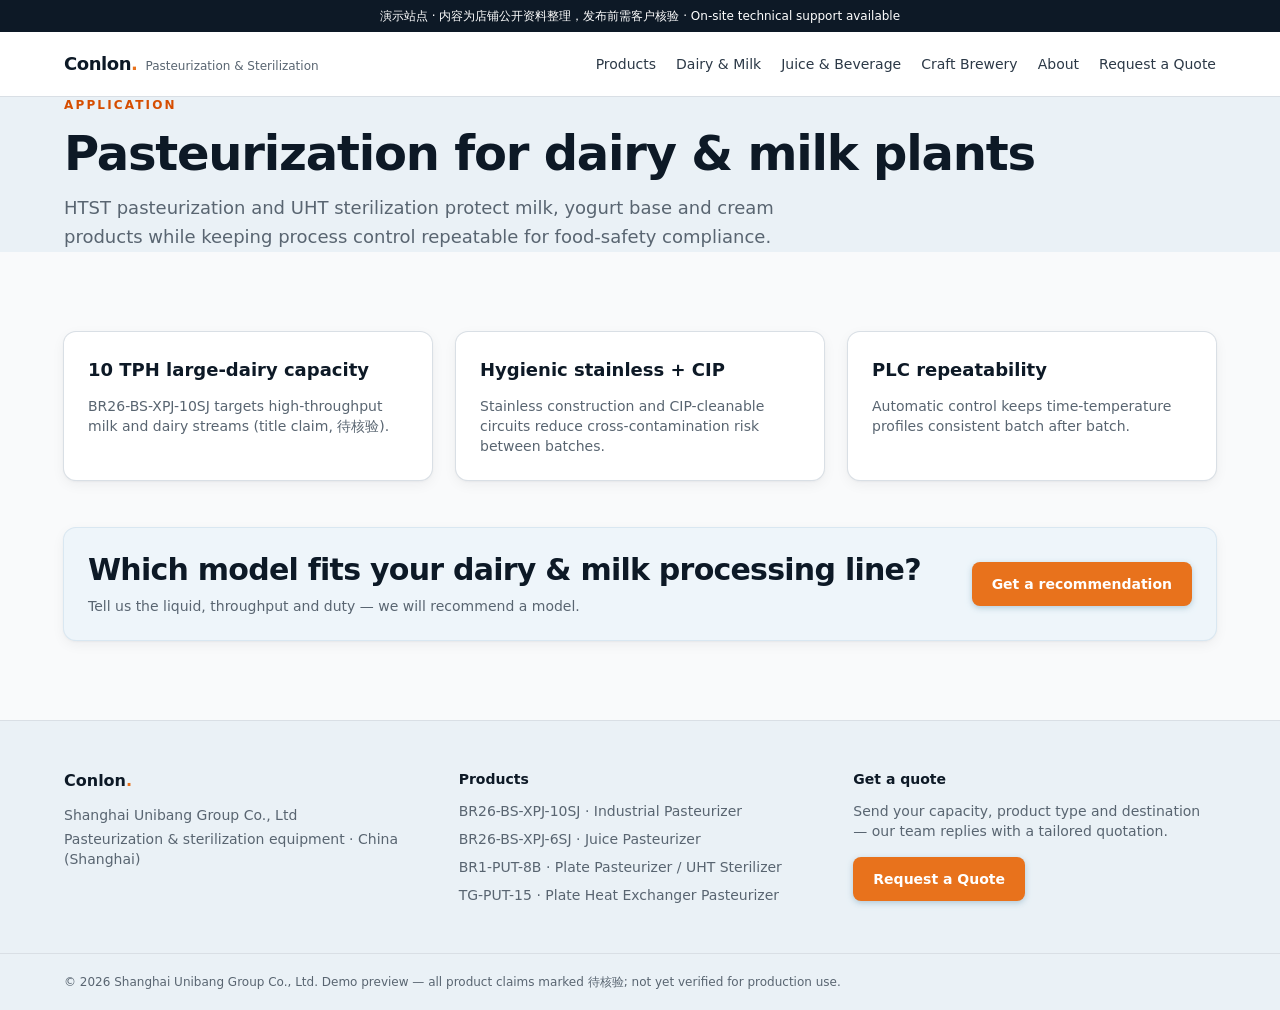
<file: applications/dairy-milk/index.html>
<!doctype html>
<html lang="en">
<head>
<meta charset="utf-8" />
<meta name="viewport" content="width=device-width, initial-scale=1" />
<title>Dairy &amp; Milk Processing Pasteurization | Unibang Group</title>
<meta name="description" content="Pasteurization equipment for milk, yogurt and dairy processing plants." />
<link rel="canonical" href="https://pasteurizer.xiaoze16.dpdns.org/applications/dairy-milk/" />
<link rel="stylesheet" href="/assets/site.css" />

</head>
<body>
<header class="sticky top-0 z-20 border-b border-line bg-white/95 backdrop-blur"><div class="demo-ribbon">演示站点 · 内容为店铺公开资料整理，发布前需客户核验<!-- --> · <!-- -->On-site technical support available</div><div class="container-site flex h-16 items-center justify-between gap-4"><a href="/" class="flex items-baseline gap-2"><span class="text-lg font-bold tracking-tight text-ink-900">Conlon<span class="text-accent-500">.</span></span><span class="hidden text-xs text-ink-500 sm:inline">Pasteurization &amp; Sterilization</span></a><nav aria-label="Main" class="hidden items-center gap-5 lg:flex"><a href="/products/" class="text-sm font-medium transition hover:text-brand-600 text-ink-700">Products</a><a href="/applications/dairy-milk/" class="text-sm font-medium transition hover:text-brand-600 text-ink-700">Dairy &amp; Milk</a><a href="/applications/juice-beverage/" class="text-sm font-medium transition hover:text-brand-600 text-ink-700">Juice &amp; Beverage</a><a href="/applications/craft-brewery/" class="text-sm font-medium transition hover:text-brand-600 text-ink-700">Craft Brewery</a><a href="/about/" class="text-sm font-medium transition hover:text-brand-600 text-ink-700">About</a><a href="/contact/" class="text-sm font-medium transition hover:text-brand-600 text-ink-700">Request a Quote</a></nav><details class="lg:hidden"><summary class="cursor-pointer list-none rounded-(--radius-btn) border border-line px-3 py-2 text-sm font-semibold text-ink-900">Menu</summary><nav aria-label="Mobile" class="absolute inset-x-0 top-16 border-t border-line bg-white p-4 shadow"><a href="/products/" class="block rounded-md px-3 py-2.5 text-sm font-medium text-ink-700 hover:bg-surface-alt">Products</a><a href="/applications/dairy-milk/" class="block rounded-md px-3 py-2.5 text-sm font-medium text-ink-700 hover:bg-surface-alt">Dairy &amp; Milk</a><a href="/applications/juice-beverage/" class="block rounded-md px-3 py-2.5 text-sm font-medium text-ink-700 hover:bg-surface-alt">Juice &amp; Beverage</a><a href="/applications/craft-brewery/" class="block rounded-md px-3 py-2.5 text-sm font-medium text-ink-700 hover:bg-surface-alt">Craft Brewery</a><a href="/about/" class="block rounded-md px-3 py-2.5 text-sm font-medium text-ink-700 hover:bg-surface-alt">About</a><a href="/contact/" class="block rounded-md px-3 py-2.5 text-sm font-medium text-ink-700 hover:bg-surface-alt">Request a Quote</a></nav></details></div></header><main><section class="section-alt"><div class="container-site"><p class="eyebrow">Application</p><h1 class="h1 mt-4">Pasteurization for dairy &amp; milk plants</h1><p class="lede max-w-3xl">HTST pasteurization and UHT sterilization protect milk, yogurt base and cream products while keeping process control repeatable for food-safety compliance.</p></div></section><section class="section"><div class="container-site grid gap-6 md:grid-cols-3"><div class="card"><h2 class="h3">10 TPH large-dairy capacity</h2><p class="mt-3 text-sm text-ink-500">BR26-BS-XPJ-10SJ targets high-throughput milk and dairy streams (title claim, 待核验).</p></div><div class="card"><h2 class="h3">Hygienic stainless + CIP</h2><p class="mt-3 text-sm text-ink-500">Stainless construction and CIP-cleanable circuits reduce cross-contamination risk between batches.</p></div><div class="card"><h2 class="h3">PLC repeatability</h2><p class="mt-3 text-sm text-ink-500">Automatic control keeps time-temperature profiles consistent batch after batch.</p></div></div><div class="container-site mt-12"><div class="card flex flex-wrap items-center justify-between gap-6 bg-brand-50 ring-brand-100"><div><h2 class="h2">Which model fits your <!-- -->dairy &amp; milk processing<!-- --> line?</h2><p class="mt-2 text-sm text-ink-500">Tell us the liquid, throughput and duty — we will recommend a model.</p></div><a class="btn-primary" href="/contact/">Get a recommendation</a></div></div></section></main><footer class="border-t border-line bg-surface-alt"><div class="container-site grid gap-8 py-12 md:grid-cols-3"><div><div class="text-base font-bold text-ink-900">Conlon<span class="text-accent-500">.</span></div><p class="mt-3 text-sm text-ink-500">Shanghai Unibang Group Co., Ltd</p><p class="mt-1 text-sm text-ink-500">Pasteurization &amp; sterilization equipment · <!-- -->China (Shanghai)</p></div><div><div class="text-sm font-semibold text-ink-900">Products</div><ul class="mt-3 space-y-2 text-sm text-ink-500"><li><a class="hover:text-brand-600" href="/products/br26-10sj/">BR26-BS-XPJ-10SJ<!-- --> · <!-- -->Industrial Pasteurizer</a></li><li><a class="hover:text-brand-600" href="/products/br26-6sj/">BR26-BS-XPJ-6SJ<!-- --> · <!-- -->Juice Pasteurizer</a></li><li><a class="hover:text-brand-600" href="/products/br1-put-8b/">BR1-PUT-8B<!-- --> · <!-- -->Plate Pasteurizer / UHT Sterilizer</a></li><li><a class="hover:text-brand-600" href="/products/tg-put-15/">TG-PUT-15<!-- --> · <!-- -->Plate Heat Exchanger Pasteurizer</a></li></ul></div><div><div class="text-sm font-semibold text-ink-900">Get a quote</div><p class="mt-3 text-sm text-ink-500">Send your capacity, product type and destination — our team replies with a tailored quotation.</p><a class="btn-primary mt-4" href="/contact/">Request a Quote</a></div></div><div class="border-t border-line py-5"><div class="container-site text-xs text-ink-500">© <!-- -->2026<!-- --> <!-- -->Shanghai Unibang Group Co., Ltd<!-- -->. Demo preview — all product claims marked 待核验; not yet verified for production use.</div></div></footer>
<script>(function(){
  document.querySelectorAll('form[data-preview-form]').forEach(function(form){
    form.addEventListener('submit', function(e){
      e.preventDefault();
      var note=form.querySelector('[data-preview-result]');
      note.className='block text-sm font-medium text-accent-600';
      note.textContent='演示模式：未提交到服务器。生产环境将先写入 D1，再经 Resend 邮件通知，成功后跳转感谢页。';
    });
  });
})();</script>
</body>
</html>
</file>
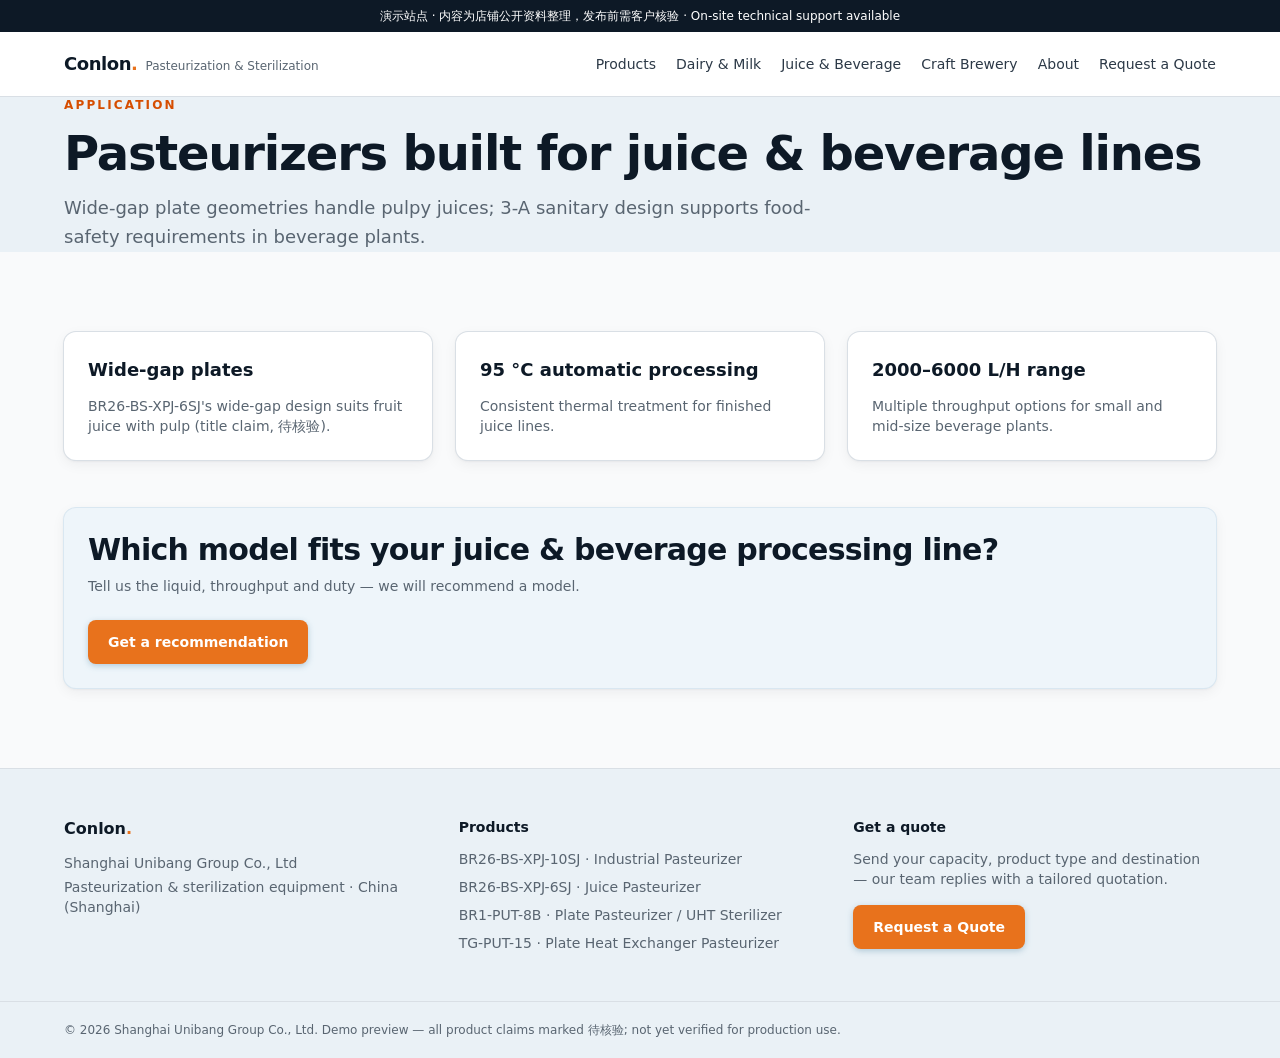
<file: applications/juice-beverage/index.html>
<!doctype html>
<html lang="en">
<head>
<meta charset="utf-8" />
<meta name="viewport" content="width=device-width, initial-scale=1" />
<title>Juice &amp; Beverage Pasteurization Lines | Unibang Group</title>
<meta name="description" content="Wide-gap pasteurizers for fruit juice and beverage lines." />
<link rel="canonical" href="https://pasteurizer.xiaoze16.dpdns.org/applications/juice-beverage/" />
<link rel="stylesheet" href="/assets/site.css" />

</head>
<body>
<header class="sticky top-0 z-20 border-b border-line bg-white/95 backdrop-blur"><div class="demo-ribbon">演示站点 · 内容为店铺公开资料整理，发布前需客户核验<!-- --> · <!-- -->On-site technical support available</div><div class="container-site flex h-16 items-center justify-between gap-4"><a href="/" class="flex items-baseline gap-2"><span class="text-lg font-bold tracking-tight text-ink-900">Conlon<span class="text-accent-500">.</span></span><span class="hidden text-xs text-ink-500 sm:inline">Pasteurization &amp; Sterilization</span></a><nav aria-label="Main" class="hidden items-center gap-5 lg:flex"><a href="/products/" class="text-sm font-medium transition hover:text-brand-600 text-ink-700">Products</a><a href="/applications/dairy-milk/" class="text-sm font-medium transition hover:text-brand-600 text-ink-700">Dairy &amp; Milk</a><a href="/applications/juice-beverage/" class="text-sm font-medium transition hover:text-brand-600 text-ink-700">Juice &amp; Beverage</a><a href="/applications/craft-brewery/" class="text-sm font-medium transition hover:text-brand-600 text-ink-700">Craft Brewery</a><a href="/about/" class="text-sm font-medium transition hover:text-brand-600 text-ink-700">About</a><a href="/contact/" class="text-sm font-medium transition hover:text-brand-600 text-ink-700">Request a Quote</a></nav><details class="lg:hidden"><summary class="cursor-pointer list-none rounded-(--radius-btn) border border-line px-3 py-2 text-sm font-semibold text-ink-900">Menu</summary><nav aria-label="Mobile" class="absolute inset-x-0 top-16 border-t border-line bg-white p-4 shadow"><a href="/products/" class="block rounded-md px-3 py-2.5 text-sm font-medium text-ink-700 hover:bg-surface-alt">Products</a><a href="/applications/dairy-milk/" class="block rounded-md px-3 py-2.5 text-sm font-medium text-ink-700 hover:bg-surface-alt">Dairy &amp; Milk</a><a href="/applications/juice-beverage/" class="block rounded-md px-3 py-2.5 text-sm font-medium text-ink-700 hover:bg-surface-alt">Juice &amp; Beverage</a><a href="/applications/craft-brewery/" class="block rounded-md px-3 py-2.5 text-sm font-medium text-ink-700 hover:bg-surface-alt">Craft Brewery</a><a href="/about/" class="block rounded-md px-3 py-2.5 text-sm font-medium text-ink-700 hover:bg-surface-alt">About</a><a href="/contact/" class="block rounded-md px-3 py-2.5 text-sm font-medium text-ink-700 hover:bg-surface-alt">Request a Quote</a></nav></details></div></header><main><section class="section-alt"><div class="container-site"><p class="eyebrow">Application</p><h1 class="h1 mt-4">Pasteurizers built for juice &amp; beverage lines</h1><p class="lede max-w-3xl">Wide-gap plate geometries handle pulpy juices; 3-A sanitary design supports food-safety requirements in beverage plants.</p></div></section><section class="section"><div class="container-site grid gap-6 md:grid-cols-3"><div class="card"><h2 class="h3">Wide-gap plates</h2><p class="mt-3 text-sm text-ink-500">BR26-BS-XPJ-6SJ&#x27;s wide-gap design suits fruit juice with pulp (title claim, 待核验).</p></div><div class="card"><h2 class="h3">95 °C automatic processing</h2><p class="mt-3 text-sm text-ink-500">Consistent thermal treatment for finished juice lines.</p></div><div class="card"><h2 class="h3">2000–6000 L/H range</h2><p class="mt-3 text-sm text-ink-500">Multiple throughput options for small and mid-size beverage plants.</p></div></div><div class="container-site mt-12"><div class="card flex flex-wrap items-center justify-between gap-6 bg-brand-50 ring-brand-100"><div><h2 class="h2">Which model fits your <!-- -->juice &amp; beverage processing<!-- --> line?</h2><p class="mt-2 text-sm text-ink-500">Tell us the liquid, throughput and duty — we will recommend a model.</p></div><a class="btn-primary" href="/contact/">Get a recommendation</a></div></div></section></main><footer class="border-t border-line bg-surface-alt"><div class="container-site grid gap-8 py-12 md:grid-cols-3"><div><div class="text-base font-bold text-ink-900">Conlon<span class="text-accent-500">.</span></div><p class="mt-3 text-sm text-ink-500">Shanghai Unibang Group Co., Ltd</p><p class="mt-1 text-sm text-ink-500">Pasteurization &amp; sterilization equipment · <!-- -->China (Shanghai)</p></div><div><div class="text-sm font-semibold text-ink-900">Products</div><ul class="mt-3 space-y-2 text-sm text-ink-500"><li><a class="hover:text-brand-600" href="/products/br26-10sj/">BR26-BS-XPJ-10SJ<!-- --> · <!-- -->Industrial Pasteurizer</a></li><li><a class="hover:text-brand-600" href="/products/br26-6sj/">BR26-BS-XPJ-6SJ<!-- --> · <!-- -->Juice Pasteurizer</a></li><li><a class="hover:text-brand-600" href="/products/br1-put-8b/">BR1-PUT-8B<!-- --> · <!-- -->Plate Pasteurizer / UHT Sterilizer</a></li><li><a class="hover:text-brand-600" href="/products/tg-put-15/">TG-PUT-15<!-- --> · <!-- -->Plate Heat Exchanger Pasteurizer</a></li></ul></div><div><div class="text-sm font-semibold text-ink-900">Get a quote</div><p class="mt-3 text-sm text-ink-500">Send your capacity, product type and destination — our team replies with a tailored quotation.</p><a class="btn-primary mt-4" href="/contact/">Request a Quote</a></div></div><div class="border-t border-line py-5"><div class="container-site text-xs text-ink-500">© <!-- -->2026<!-- --> <!-- -->Shanghai Unibang Group Co., Ltd<!-- -->. Demo preview — all product claims marked 待核验; not yet verified for production use.</div></div></footer>
<script>(function(){
  document.querySelectorAll('form[data-preview-form]').forEach(function(form){
    form.addEventListener('submit', function(e){
      e.preventDefault();
      var note=form.querySelector('[data-preview-result]');
      note.className='block text-sm font-medium text-accent-600';
      note.textContent='演示模式：未提交到服务器。生产环境将先写入 D1，再经 Resend 邮件通知，成功后跳转感谢页。';
    });
  });
})();</script>
</body>
</html>
</file>
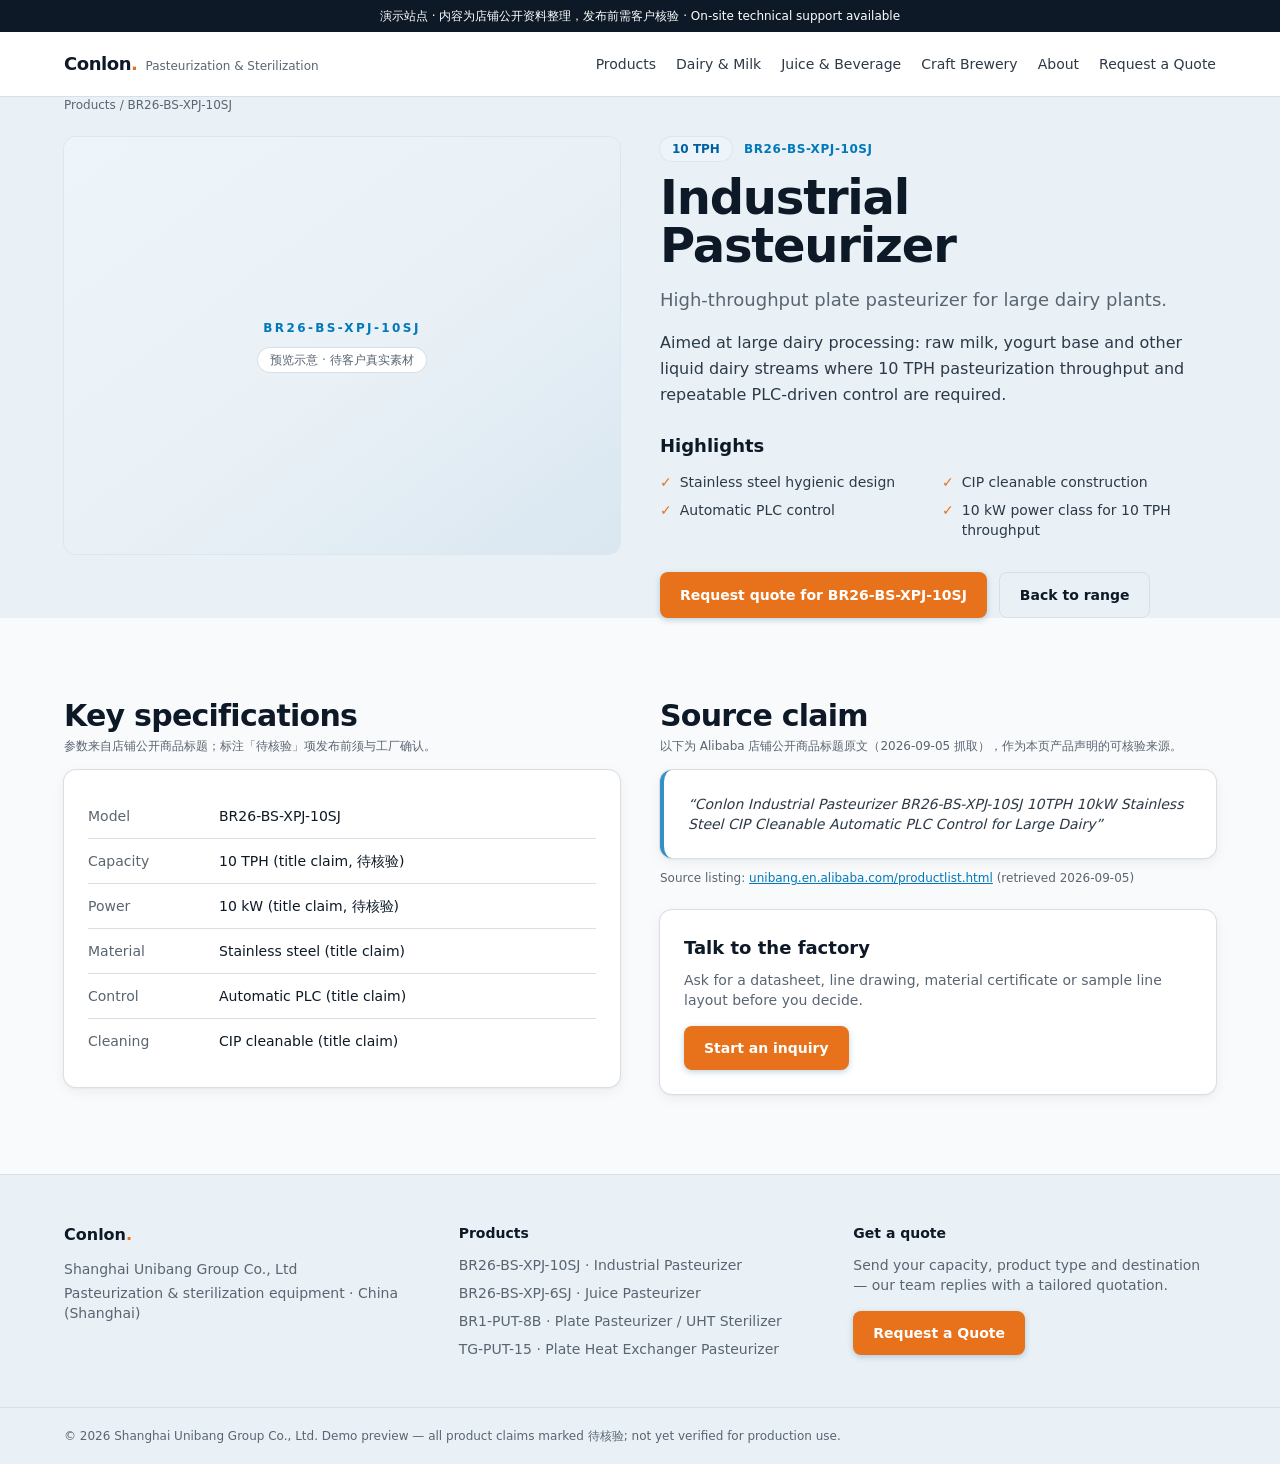
<file: products/industrial-pasteurizer-br26-10sj/index.html>
<!doctype html>
<html lang="en">
<head>
<meta charset="utf-8" />
<meta name="viewport" content="width=device-width, initial-scale=1" />
<title>Industrial Pasteurizer BR26-BS-XPJ-10SJ 10TPH | Large Dairy</title>
<meta name="description" content="Industrial Pasteurizer BR26-BS-XPJ-10SJ 10TPH | Large Dairy" />
<link rel="canonical" href="https://pasteurizer.xiaoze16.dpdns.org/products/industrial-pasteurizer-br26-10sj/" />
<link rel="stylesheet" href="/assets/site.css" />
<script type="application/ld+json">{"@context":"https://schema.org","@type":"Product","name":"Industrial Pasteurizer","model":"BR26-BS-XPJ-10SJ","brand":{"@type":"Brand","name":"Conlon"},"description":"High-throughput plate pasteurizer for large dairy plants."}</script>
</head>
<body>
<header class="sticky top-0 z-20 border-b border-line bg-white/95 backdrop-blur"><div class="demo-ribbon">演示站点 · 内容为店铺公开资料整理，发布前需客户核验<!-- --> · <!-- -->On-site technical support available</div><div class="container-site flex h-16 items-center justify-between gap-4"><a href="/" class="flex items-baseline gap-2"><span class="text-lg font-bold tracking-tight text-ink-900">Conlon<span class="text-accent-500">.</span></span><span class="hidden text-xs text-ink-500 sm:inline">Pasteurization &amp; Sterilization</span></a><nav aria-label="Main" class="hidden items-center gap-5 lg:flex"><a href="/products/" class="text-sm font-medium transition hover:text-brand-600 text-ink-700">Products</a><a href="/applications/dairy-milk/" class="text-sm font-medium transition hover:text-brand-600 text-ink-700">Dairy &amp; Milk</a><a href="/applications/juice-beverage/" class="text-sm font-medium transition hover:text-brand-600 text-ink-700">Juice &amp; Beverage</a><a href="/applications/craft-brewery/" class="text-sm font-medium transition hover:text-brand-600 text-ink-700">Craft Brewery</a><a href="/about/" class="text-sm font-medium transition hover:text-brand-600 text-ink-700">About</a><a href="/contact/" class="text-sm font-medium transition hover:text-brand-600 text-ink-700">Request a Quote</a></nav><details class="lg:hidden"><summary class="cursor-pointer list-none rounded-(--radius-btn) border border-line px-3 py-2 text-sm font-semibold text-ink-900">Menu</summary><nav aria-label="Mobile" class="absolute inset-x-0 top-16 border-t border-line bg-white p-4 shadow"><a href="/products/" class="block rounded-md px-3 py-2.5 text-sm font-medium text-ink-700 hover:bg-surface-alt">Products</a><a href="/applications/dairy-milk/" class="block rounded-md px-3 py-2.5 text-sm font-medium text-ink-700 hover:bg-surface-alt">Dairy &amp; Milk</a><a href="/applications/juice-beverage/" class="block rounded-md px-3 py-2.5 text-sm font-medium text-ink-700 hover:bg-surface-alt">Juice &amp; Beverage</a><a href="/applications/craft-brewery/" class="block rounded-md px-3 py-2.5 text-sm font-medium text-ink-700 hover:bg-surface-alt">Craft Brewery</a><a href="/about/" class="block rounded-md px-3 py-2.5 text-sm font-medium text-ink-700 hover:bg-surface-alt">About</a><a href="/contact/" class="block rounded-md px-3 py-2.5 text-sm font-medium text-ink-700 hover:bg-surface-alt">Request a Quote</a></nav></details></div></header><main><section class="section-alt"><div class="container-site"><nav class="text-xs text-ink-500"><a class="hover:text-brand-600" href="/products/">Products</a> <span aria-hidden="true">/</span> <!-- -->BR26-BS-XPJ-10SJ</nav><div class="mt-6 grid gap-10 lg:grid-cols-2"><div class="flex aspect-[4/3] w-full flex-col items-center justify-center rounded-(--radius-card) bg-gradient-to-br from-brand-50 via-surface-alt to-brand-100 text-center ring-1 ring-brand-100"><span class="text-xs font-semibold uppercase tracking-[0.2em] text-brand-600">BR26-BS-XPJ-10SJ</span><span class="mt-3 inline-flex items-center rounded-full bg-white px-3 py-1 text-xs font-medium text-ink-500 ring-1 ring-line">预览示意 · 待客户真实素材</span></div><div><div class="flex flex-wrap items-center gap-3"><span class="badge">10 TPH</span><span class="text-xs font-semibold uppercase tracking-wider text-brand-600">BR26-BS-XPJ-10SJ</span></div><h1 class="h1 mt-3">Industrial Pasteurizer</h1><p class="lede">High-throughput plate pasteurizer for large dairy plants.</p><p class="body-ink mt-4">Aimed at large dairy processing: raw milk, yogurt base and other liquid dairy streams where 10 TPH pasteurization throughput and repeatable PLC-driven control are required.</p><h2 class="h3 mt-6">Highlights</h2><ul class="mt-3 grid gap-2 sm:grid-cols-2"><li class="flex gap-2 text-sm text-ink-700"><span class="text-accent-500">✓</span>Stainless steel hygienic design</li><li class="flex gap-2 text-sm text-ink-700"><span class="text-accent-500">✓</span>CIP cleanable construction</li><li class="flex gap-2 text-sm text-ink-700"><span class="text-accent-500">✓</span>Automatic PLC control</li><li class="flex gap-2 text-sm text-ink-700"><span class="text-accent-500">✓</span>10 kW power class for 10 TPH throughput</li></ul><div class="mt-8 flex flex-wrap gap-3"><a class="btn-primary" href="/contact/?product=BR26-BS-XPJ-10SJ">Request quote for <!-- -->BR26-BS-XPJ-10SJ</a><a class="btn-outline" href="/products/">Back to range</a></div></div></div></div></section><section class="section"><div class="container-site grid gap-10 lg:grid-cols-[1fr_1fr]"><div><h2 class="h2">Key specifications</h2><p class="mt-1 text-xs text-ink-500">参数来自店铺公开商品标题；标注「待核验」项发布前须与工厂确认。</p><div class="card mt-4"><div class="spec-row"><span class="spec-key">Model</span><span class="spec-val">BR26-BS-XPJ-10SJ</span></div><div class="spec-row"><span class="spec-key">Capacity</span><span class="spec-val">10 TPH (title claim, 待核验)</span></div><div class="spec-row"><span class="spec-key">Power</span><span class="spec-val">10 kW (title claim, 待核验)</span></div><div class="spec-row"><span class="spec-key">Material</span><span class="spec-val">Stainless steel (title claim)</span></div><div class="spec-row"><span class="spec-key">Control</span><span class="spec-val">Automatic PLC (title claim)</span></div><div class="spec-row"><span class="spec-key">Cleaning</span><span class="spec-val">CIP cleanable (title claim)</span></div></div></div><div><h2 class="h2">Source claim</h2><p class="mt-1 text-xs text-ink-500">以下为 Alibaba 店铺公开商品标题原文（2026-09-05 抓取），作为本页产品声明的可核验来源。</p><blockquote class="card mt-4 border-l-4 border-l-brand-500 text-sm italic text-ink-700">“<!-- -->Conlon Industrial Pasteurizer BR26-BS-XPJ-10SJ 10TPH 10kW Stainless Steel CIP Cleanable Automatic PLC Control for Large Dairy<!-- -->”</blockquote><p class="mt-3 text-xs text-ink-500">Source listing:<!-- --> <a class="font-medium text-brand-600 underline" href="https://unibang.en.alibaba.com/productlist.html" rel="nofollow noopener" target="_blank">unibang.en.alibaba.com/productlist.html</a> <!-- -->(retrieved 2026-09-05)</p><div class="card mt-6"><h3 class="h3">Talk to the factory</h3><p class="mt-2 text-sm text-ink-500">Ask for a datasheet, line drawing, material certificate or sample line layout before you decide.</p><a class="btn-primary mt-4" href="/contact/?product=BR26-BS-XPJ-10SJ">Start an inquiry</a></div></div></div></section></main><footer class="border-t border-line bg-surface-alt"><div class="container-site grid gap-8 py-12 md:grid-cols-3"><div><div class="text-base font-bold text-ink-900">Conlon<span class="text-accent-500">.</span></div><p class="mt-3 text-sm text-ink-500">Shanghai Unibang Group Co., Ltd</p><p class="mt-1 text-sm text-ink-500">Pasteurization &amp; sterilization equipment · <!-- -->China (Shanghai)</p></div><div><div class="text-sm font-semibold text-ink-900">Products</div><ul class="mt-3 space-y-2 text-sm text-ink-500"><li><a class="hover:text-brand-600" href="/products/br26-10sj/">BR26-BS-XPJ-10SJ<!-- --> · <!-- -->Industrial Pasteurizer</a></li><li><a class="hover:text-brand-600" href="/products/br26-6sj/">BR26-BS-XPJ-6SJ<!-- --> · <!-- -->Juice Pasteurizer</a></li><li><a class="hover:text-brand-600" href="/products/br1-put-8b/">BR1-PUT-8B<!-- --> · <!-- -->Plate Pasteurizer / UHT Sterilizer</a></li><li><a class="hover:text-brand-600" href="/products/tg-put-15/">TG-PUT-15<!-- --> · <!-- -->Plate Heat Exchanger Pasteurizer</a></li></ul></div><div><div class="text-sm font-semibold text-ink-900">Get a quote</div><p class="mt-3 text-sm text-ink-500">Send your capacity, product type and destination — our team replies with a tailored quotation.</p><a class="btn-primary mt-4" href="/contact/">Request a Quote</a></div></div><div class="border-t border-line py-5"><div class="container-site text-xs text-ink-500">© <!-- -->2026<!-- --> <!-- -->Shanghai Unibang Group Co., Ltd<!-- -->. Demo preview — all product claims marked 待核验; not yet verified for production use.</div></div></footer>
<script>(function(){
  document.querySelectorAll('form[data-preview-form]').forEach(function(form){
    form.addEventListener('submit', function(e){
      e.preventDefault();
      var note=form.querySelector('[data-preview-result]');
      note.className='block text-sm font-medium text-accent-600';
      note.textContent='演示模式：未提交到服务器。生产环境将先写入 D1，再经 Resend 邮件通知，成功后跳转感谢页。';
    });
  });
})();</script>
</body>
</html>
</file>
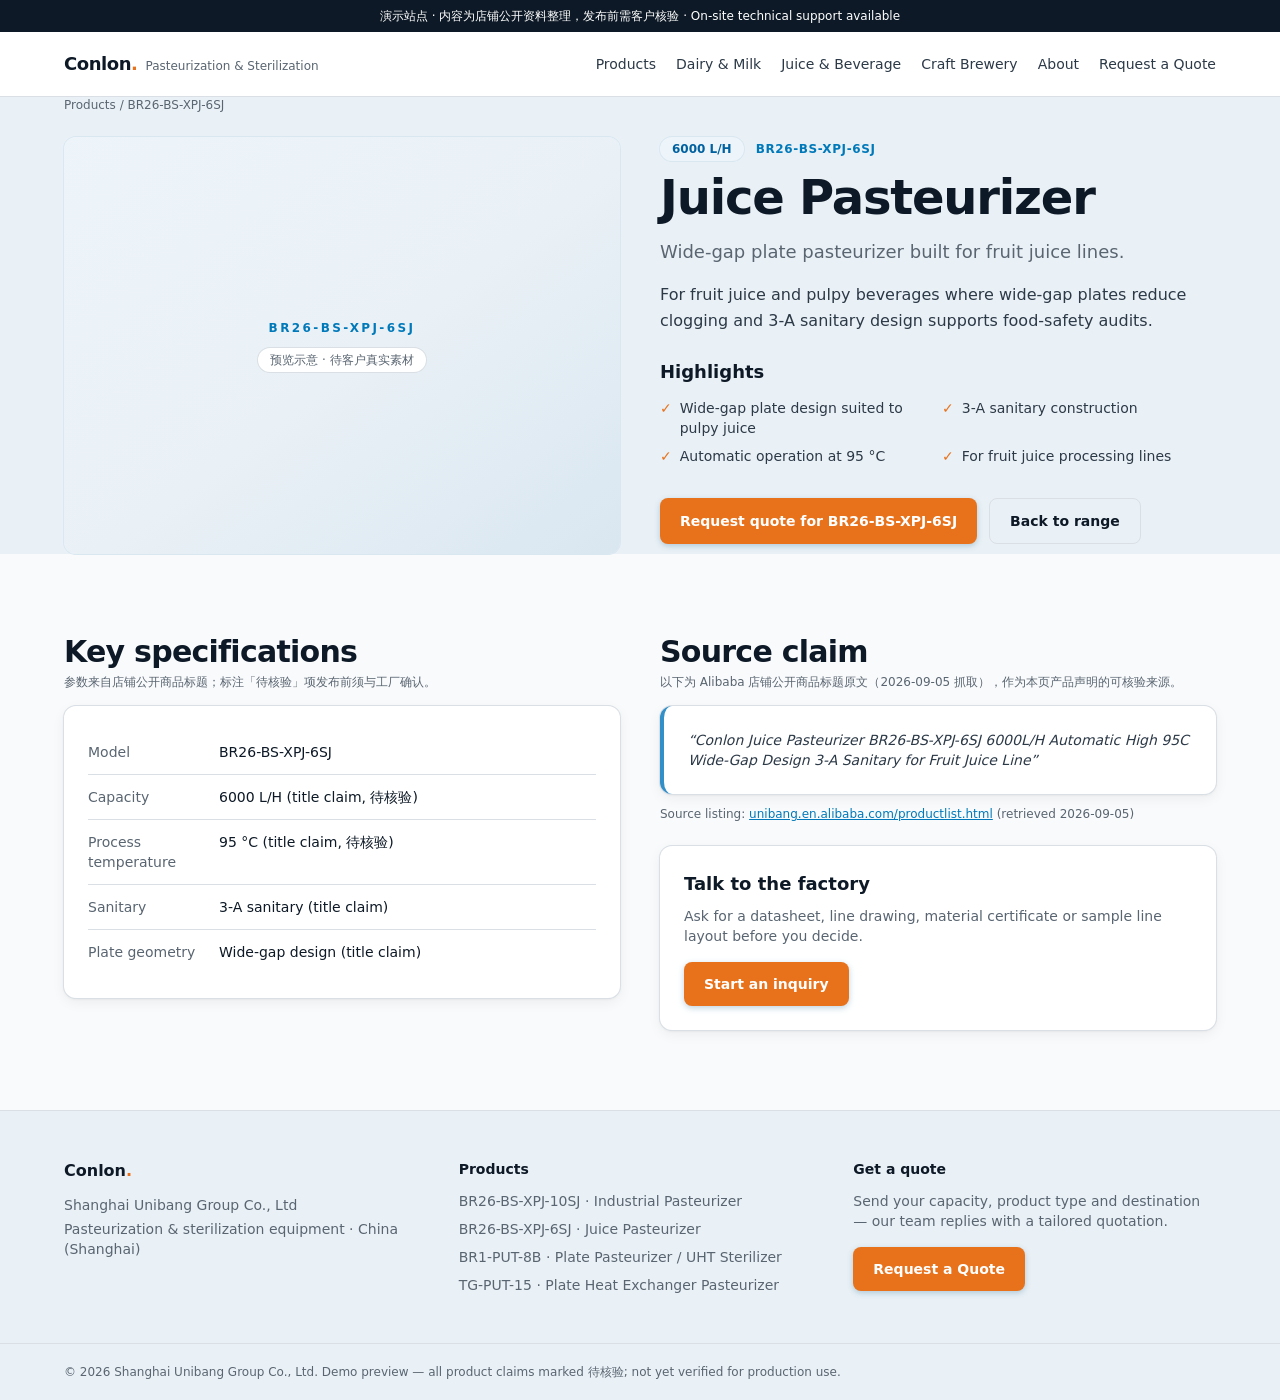
<file: products/juice-pasteurizer-br26-6sj/index.html>
<!doctype html>
<html lang="en">
<head>
<meta charset="utf-8" />
<meta name="viewport" content="width=device-width, initial-scale=1" />
<title>Juice Pasteurizer BR26-BS-XPJ-6SJ 6000L/H | Wide-Gap 3-A</title>
<meta name="description" content="Juice Pasteurizer BR26-BS-XPJ-6SJ 6000L/H | Wide-Gap 3-A" />
<link rel="canonical" href="https://pasteurizer.xiaoze16.dpdns.org/products/juice-pasteurizer-br26-6sj/" />
<link rel="stylesheet" href="/assets/site.css" />
<script type="application/ld+json">{"@context":"https://schema.org","@type":"Product","name":"Juice Pasteurizer","model":"BR26-BS-XPJ-6SJ","brand":{"@type":"Brand","name":"Conlon"},"description":"Wide-gap plate pasteurizer built for fruit juice lines."}</script>
</head>
<body>
<header class="sticky top-0 z-20 border-b border-line bg-white/95 backdrop-blur"><div class="demo-ribbon">演示站点 · 内容为店铺公开资料整理，发布前需客户核验<!-- --> · <!-- -->On-site technical support available</div><div class="container-site flex h-16 items-center justify-between gap-4"><a href="/" class="flex items-baseline gap-2"><span class="text-lg font-bold tracking-tight text-ink-900">Conlon<span class="text-accent-500">.</span></span><span class="hidden text-xs text-ink-500 sm:inline">Pasteurization &amp; Sterilization</span></a><nav aria-label="Main" class="hidden items-center gap-5 lg:flex"><a href="/products/" class="text-sm font-medium transition hover:text-brand-600 text-ink-700">Products</a><a href="/applications/dairy-milk/" class="text-sm font-medium transition hover:text-brand-600 text-ink-700">Dairy &amp; Milk</a><a href="/applications/juice-beverage/" class="text-sm font-medium transition hover:text-brand-600 text-ink-700">Juice &amp; Beverage</a><a href="/applications/craft-brewery/" class="text-sm font-medium transition hover:text-brand-600 text-ink-700">Craft Brewery</a><a href="/about/" class="text-sm font-medium transition hover:text-brand-600 text-ink-700">About</a><a href="/contact/" class="text-sm font-medium transition hover:text-brand-600 text-ink-700">Request a Quote</a></nav><details class="lg:hidden"><summary class="cursor-pointer list-none rounded-(--radius-btn) border border-line px-3 py-2 text-sm font-semibold text-ink-900">Menu</summary><nav aria-label="Mobile" class="absolute inset-x-0 top-16 border-t border-line bg-white p-4 shadow"><a href="/products/" class="block rounded-md px-3 py-2.5 text-sm font-medium text-ink-700 hover:bg-surface-alt">Products</a><a href="/applications/dairy-milk/" class="block rounded-md px-3 py-2.5 text-sm font-medium text-ink-700 hover:bg-surface-alt">Dairy &amp; Milk</a><a href="/applications/juice-beverage/" class="block rounded-md px-3 py-2.5 text-sm font-medium text-ink-700 hover:bg-surface-alt">Juice &amp; Beverage</a><a href="/applications/craft-brewery/" class="block rounded-md px-3 py-2.5 text-sm font-medium text-ink-700 hover:bg-surface-alt">Craft Brewery</a><a href="/about/" class="block rounded-md px-3 py-2.5 text-sm font-medium text-ink-700 hover:bg-surface-alt">About</a><a href="/contact/" class="block rounded-md px-3 py-2.5 text-sm font-medium text-ink-700 hover:bg-surface-alt">Request a Quote</a></nav></details></div></header><main><section class="section-alt"><div class="container-site"><nav class="text-xs text-ink-500"><a class="hover:text-brand-600" href="/products/">Products</a> <span aria-hidden="true">/</span> <!-- -->BR26-BS-XPJ-6SJ</nav><div class="mt-6 grid gap-10 lg:grid-cols-2"><div class="flex aspect-[4/3] w-full flex-col items-center justify-center rounded-(--radius-card) bg-gradient-to-br from-brand-50 via-surface-alt to-brand-100 text-center ring-1 ring-brand-100"><span class="text-xs font-semibold uppercase tracking-[0.2em] text-brand-600">BR26-BS-XPJ-6SJ</span><span class="mt-3 inline-flex items-center rounded-full bg-white px-3 py-1 text-xs font-medium text-ink-500 ring-1 ring-line">预览示意 · 待客户真实素材</span></div><div><div class="flex flex-wrap items-center gap-3"><span class="badge">6000 L/H</span><span class="text-xs font-semibold uppercase tracking-wider text-brand-600">BR26-BS-XPJ-6SJ</span></div><h1 class="h1 mt-3">Juice Pasteurizer</h1><p class="lede">Wide-gap plate pasteurizer built for fruit juice lines.</p><p class="body-ink mt-4">For fruit juice and pulpy beverages where wide-gap plates reduce clogging and 3-A sanitary design supports food-safety audits.</p><h2 class="h3 mt-6">Highlights</h2><ul class="mt-3 grid gap-2 sm:grid-cols-2"><li class="flex gap-2 text-sm text-ink-700"><span class="text-accent-500">✓</span>Wide-gap plate design suited to pulpy juice</li><li class="flex gap-2 text-sm text-ink-700"><span class="text-accent-500">✓</span>3-A sanitary construction</li><li class="flex gap-2 text-sm text-ink-700"><span class="text-accent-500">✓</span>Automatic operation at 95 °C</li><li class="flex gap-2 text-sm text-ink-700"><span class="text-accent-500">✓</span>For fruit juice processing lines</li></ul><div class="mt-8 flex flex-wrap gap-3"><a class="btn-primary" href="/contact/?product=BR26-BS-XPJ-6SJ">Request quote for <!-- -->BR26-BS-XPJ-6SJ</a><a class="btn-outline" href="/products/">Back to range</a></div></div></div></div></section><section class="section"><div class="container-site grid gap-10 lg:grid-cols-[1fr_1fr]"><div><h2 class="h2">Key specifications</h2><p class="mt-1 text-xs text-ink-500">参数来自店铺公开商品标题；标注「待核验」项发布前须与工厂确认。</p><div class="card mt-4"><div class="spec-row"><span class="spec-key">Model</span><span class="spec-val">BR26-BS-XPJ-6SJ</span></div><div class="spec-row"><span class="spec-key">Capacity</span><span class="spec-val">6000 L/H (title claim, 待核验)</span></div><div class="spec-row"><span class="spec-key">Process temperature</span><span class="spec-val">95 °C (title claim, 待核验)</span></div><div class="spec-row"><span class="spec-key">Sanitary</span><span class="spec-val">3-A sanitary (title claim)</span></div><div class="spec-row"><span class="spec-key">Plate geometry</span><span class="spec-val">Wide-gap design (title claim)</span></div></div></div><div><h2 class="h2">Source claim</h2><p class="mt-1 text-xs text-ink-500">以下为 Alibaba 店铺公开商品标题原文（2026-09-05 抓取），作为本页产品声明的可核验来源。</p><blockquote class="card mt-4 border-l-4 border-l-brand-500 text-sm italic text-ink-700">“<!-- -->Conlon Juice Pasteurizer BR26-BS-XPJ-6SJ 6000L/H Automatic High 95C Wide-Gap Design 3-A Sanitary for Fruit Juice Line<!-- -->”</blockquote><p class="mt-3 text-xs text-ink-500">Source listing:<!-- --> <a class="font-medium text-brand-600 underline" href="https://unibang.en.alibaba.com/productlist.html" rel="nofollow noopener" target="_blank">unibang.en.alibaba.com/productlist.html</a> <!-- -->(retrieved 2026-09-05)</p><div class="card mt-6"><h3 class="h3">Talk to the factory</h3><p class="mt-2 text-sm text-ink-500">Ask for a datasheet, line drawing, material certificate or sample line layout before you decide.</p><a class="btn-primary mt-4" href="/contact/?product=BR26-BS-XPJ-6SJ">Start an inquiry</a></div></div></div></section></main><footer class="border-t border-line bg-surface-alt"><div class="container-site grid gap-8 py-12 md:grid-cols-3"><div><div class="text-base font-bold text-ink-900">Conlon<span class="text-accent-500">.</span></div><p class="mt-3 text-sm text-ink-500">Shanghai Unibang Group Co., Ltd</p><p class="mt-1 text-sm text-ink-500">Pasteurization &amp; sterilization equipment · <!-- -->China (Shanghai)</p></div><div><div class="text-sm font-semibold text-ink-900">Products</div><ul class="mt-3 space-y-2 text-sm text-ink-500"><li><a class="hover:text-brand-600" href="/products/br26-10sj/">BR26-BS-XPJ-10SJ<!-- --> · <!-- -->Industrial Pasteurizer</a></li><li><a class="hover:text-brand-600" href="/products/br26-6sj/">BR26-BS-XPJ-6SJ<!-- --> · <!-- -->Juice Pasteurizer</a></li><li><a class="hover:text-brand-600" href="/products/br1-put-8b/">BR1-PUT-8B<!-- --> · <!-- -->Plate Pasteurizer / UHT Sterilizer</a></li><li><a class="hover:text-brand-600" href="/products/tg-put-15/">TG-PUT-15<!-- --> · <!-- -->Plate Heat Exchanger Pasteurizer</a></li></ul></div><div><div class="text-sm font-semibold text-ink-900">Get a quote</div><p class="mt-3 text-sm text-ink-500">Send your capacity, product type and destination — our team replies with a tailored quotation.</p><a class="btn-primary mt-4" href="/contact/">Request a Quote</a></div></div><div class="border-t border-line py-5"><div class="container-site text-xs text-ink-500">© <!-- -->2026<!-- --> <!-- -->Shanghai Unibang Group Co., Ltd<!-- -->. Demo preview — all product claims marked 待核验; not yet verified for production use.</div></div></footer>
<script>(function(){
  document.querySelectorAll('form[data-preview-form]').forEach(function(form){
    form.addEventListener('submit', function(e){
      e.preventDefault();
      var note=form.querySelector('[data-preview-result]');
      note.className='block text-sm font-medium text-accent-600';
      note.textContent='演示模式：未提交到服务器。生产环境将先写入 D1，再经 Resend 邮件通知，成功后跳转感谢页。';
    });
  });
})();</script>
</body>
</html>
</file>
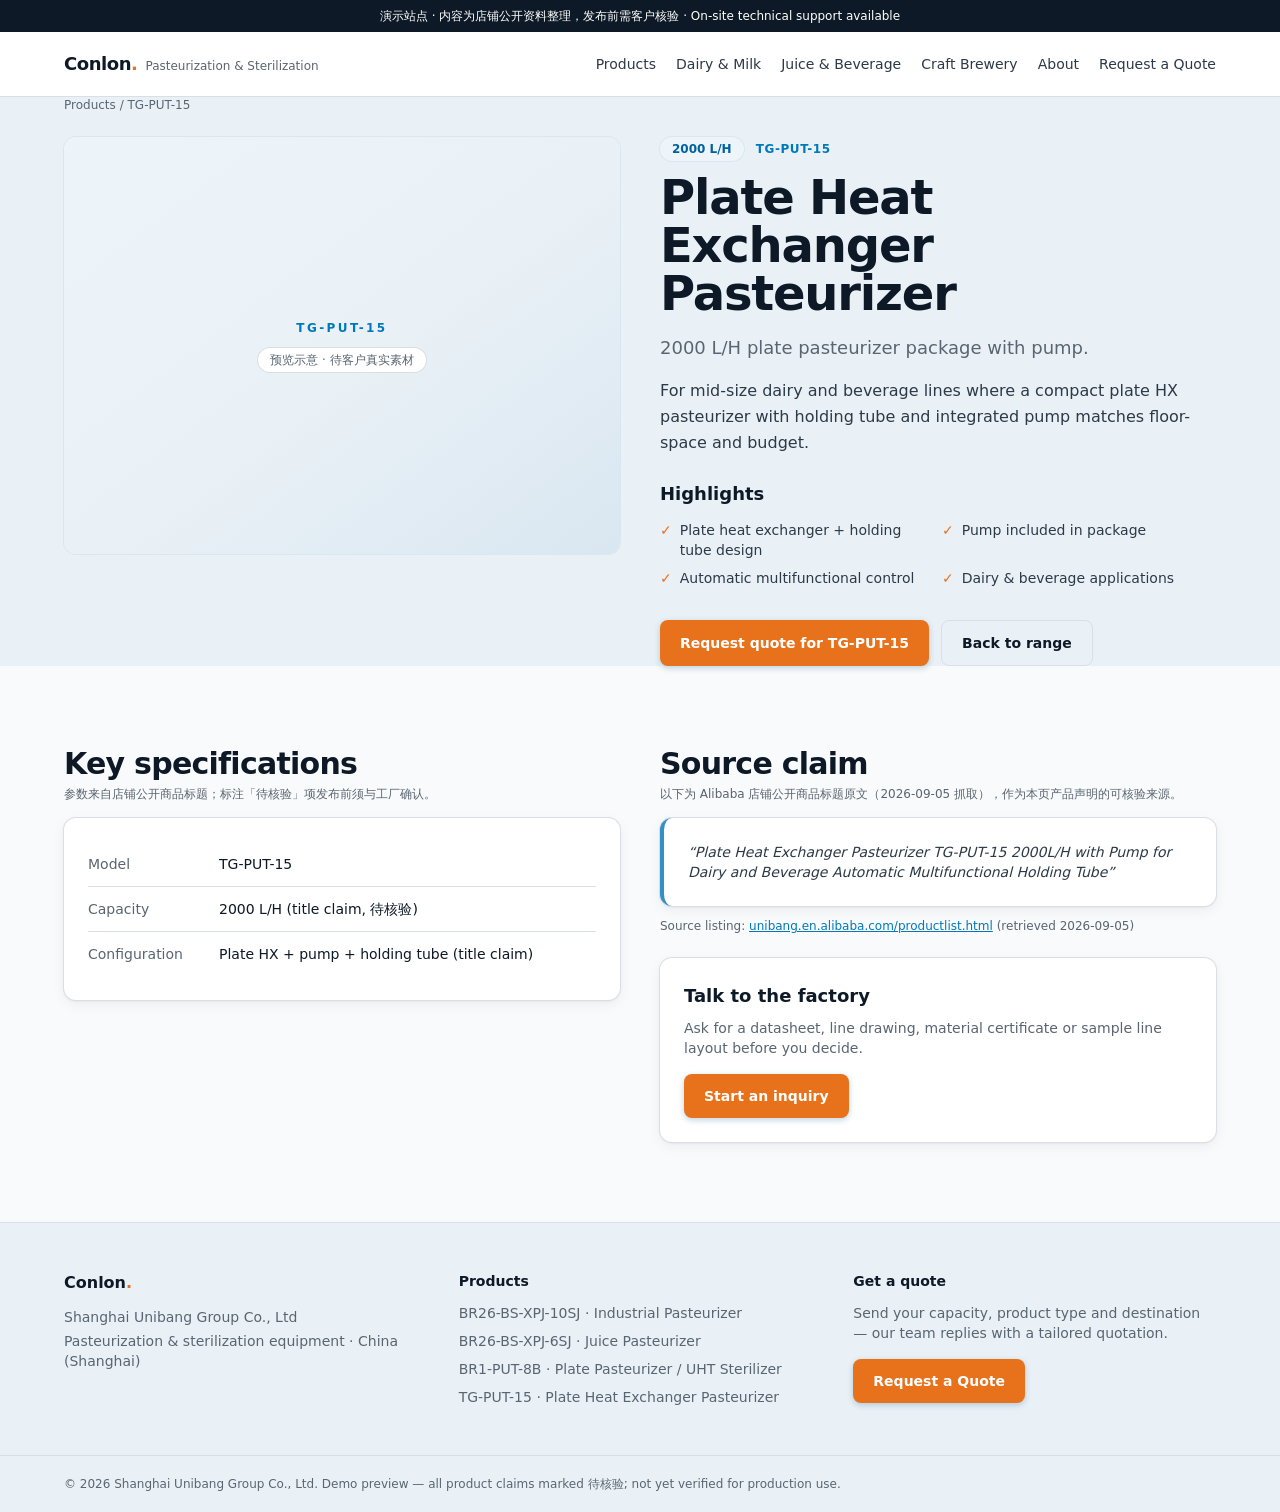
<file: products/plate-heat-exchanger-tg-put-15/index.html>
<!doctype html>
<html lang="en">
<head>
<meta charset="utf-8" />
<meta name="viewport" content="width=device-width, initial-scale=1" />
<title>Plate Heat Exchanger Pasteurizer TG-PUT-15 2000L/H</title>
<meta name="description" content="Plate Heat Exchanger Pasteurizer TG-PUT-15 2000L/H" />
<link rel="canonical" href="https://pasteurizer.xiaoze16.dpdns.org/products/plate-heat-exchanger-tg-put-15/" />
<link rel="stylesheet" href="/assets/site.css" />
<script type="application/ld+json">{"@context":"https://schema.org","@type":"Product","name":"Plate Heat Exchanger Pasteurizer","model":"TG-PUT-15","brand":{"@type":"Brand","name":"Conlon"},"description":"2000 L/H plate pasteurizer package with pump."}</script>
</head>
<body>
<header class="sticky top-0 z-20 border-b border-line bg-white/95 backdrop-blur"><div class="demo-ribbon">演示站点 · 内容为店铺公开资料整理，发布前需客户核验<!-- --> · <!-- -->On-site technical support available</div><div class="container-site flex h-16 items-center justify-between gap-4"><a href="/" class="flex items-baseline gap-2"><span class="text-lg font-bold tracking-tight text-ink-900">Conlon<span class="text-accent-500">.</span></span><span class="hidden text-xs text-ink-500 sm:inline">Pasteurization &amp; Sterilization</span></a><nav aria-label="Main" class="hidden items-center gap-5 lg:flex"><a href="/products/" class="text-sm font-medium transition hover:text-brand-600 text-ink-700">Products</a><a href="/applications/dairy-milk/" class="text-sm font-medium transition hover:text-brand-600 text-ink-700">Dairy &amp; Milk</a><a href="/applications/juice-beverage/" class="text-sm font-medium transition hover:text-brand-600 text-ink-700">Juice &amp; Beverage</a><a href="/applications/craft-brewery/" class="text-sm font-medium transition hover:text-brand-600 text-ink-700">Craft Brewery</a><a href="/about/" class="text-sm font-medium transition hover:text-brand-600 text-ink-700">About</a><a href="/contact/" class="text-sm font-medium transition hover:text-brand-600 text-ink-700">Request a Quote</a></nav><details class="lg:hidden"><summary class="cursor-pointer list-none rounded-(--radius-btn) border border-line px-3 py-2 text-sm font-semibold text-ink-900">Menu</summary><nav aria-label="Mobile" class="absolute inset-x-0 top-16 border-t border-line bg-white p-4 shadow"><a href="/products/" class="block rounded-md px-3 py-2.5 text-sm font-medium text-ink-700 hover:bg-surface-alt">Products</a><a href="/applications/dairy-milk/" class="block rounded-md px-3 py-2.5 text-sm font-medium text-ink-700 hover:bg-surface-alt">Dairy &amp; Milk</a><a href="/applications/juice-beverage/" class="block rounded-md px-3 py-2.5 text-sm font-medium text-ink-700 hover:bg-surface-alt">Juice &amp; Beverage</a><a href="/applications/craft-brewery/" class="block rounded-md px-3 py-2.5 text-sm font-medium text-ink-700 hover:bg-surface-alt">Craft Brewery</a><a href="/about/" class="block rounded-md px-3 py-2.5 text-sm font-medium text-ink-700 hover:bg-surface-alt">About</a><a href="/contact/" class="block rounded-md px-3 py-2.5 text-sm font-medium text-ink-700 hover:bg-surface-alt">Request a Quote</a></nav></details></div></header><main><section class="section-alt"><div class="container-site"><nav class="text-xs text-ink-500"><a class="hover:text-brand-600" href="/products/">Products</a> <span aria-hidden="true">/</span> <!-- -->TG-PUT-15</nav><div class="mt-6 grid gap-10 lg:grid-cols-2"><div class="flex aspect-[4/3] w-full flex-col items-center justify-center rounded-(--radius-card) bg-gradient-to-br from-brand-50 via-surface-alt to-brand-100 text-center ring-1 ring-brand-100"><span class="text-xs font-semibold uppercase tracking-[0.2em] text-brand-600">TG-PUT-15</span><span class="mt-3 inline-flex items-center rounded-full bg-white px-3 py-1 text-xs font-medium text-ink-500 ring-1 ring-line">预览示意 · 待客户真实素材</span></div><div><div class="flex flex-wrap items-center gap-3"><span class="badge">2000 L/H</span><span class="text-xs font-semibold uppercase tracking-wider text-brand-600">TG-PUT-15</span></div><h1 class="h1 mt-3">Plate Heat Exchanger Pasteurizer</h1><p class="lede">2000 L/H plate pasteurizer package with pump.</p><p class="body-ink mt-4">For mid-size dairy and beverage lines where a compact plate HX pasteurizer with holding tube and integrated pump matches floor-space and budget.</p><h2 class="h3 mt-6">Highlights</h2><ul class="mt-3 grid gap-2 sm:grid-cols-2"><li class="flex gap-2 text-sm text-ink-700"><span class="text-accent-500">✓</span>Plate heat exchanger + holding tube design</li><li class="flex gap-2 text-sm text-ink-700"><span class="text-accent-500">✓</span>Pump included in package</li><li class="flex gap-2 text-sm text-ink-700"><span class="text-accent-500">✓</span>Automatic multifunctional control</li><li class="flex gap-2 text-sm text-ink-700"><span class="text-accent-500">✓</span>Dairy &amp; beverage applications</li></ul><div class="mt-8 flex flex-wrap gap-3"><a class="btn-primary" href="/contact/?product=TG-PUT-15">Request quote for <!-- -->TG-PUT-15</a><a class="btn-outline" href="/products/">Back to range</a></div></div></div></div></section><section class="section"><div class="container-site grid gap-10 lg:grid-cols-[1fr_1fr]"><div><h2 class="h2">Key specifications</h2><p class="mt-1 text-xs text-ink-500">参数来自店铺公开商品标题；标注「待核验」项发布前须与工厂确认。</p><div class="card mt-4"><div class="spec-row"><span class="spec-key">Model</span><span class="spec-val">TG-PUT-15</span></div><div class="spec-row"><span class="spec-key">Capacity</span><span class="spec-val">2000 L/H (title claim, 待核验)</span></div><div class="spec-row"><span class="spec-key">Configuration</span><span class="spec-val">Plate HX + pump + holding tube (title claim)</span></div></div></div><div><h2 class="h2">Source claim</h2><p class="mt-1 text-xs text-ink-500">以下为 Alibaba 店铺公开商品标题原文（2026-09-05 抓取），作为本页产品声明的可核验来源。</p><blockquote class="card mt-4 border-l-4 border-l-brand-500 text-sm italic text-ink-700">“<!-- -->Plate Heat Exchanger Pasteurizer TG-PUT-15 2000L/H with Pump for Dairy and Beverage Automatic Multifunctional Holding Tube<!-- -->”</blockquote><p class="mt-3 text-xs text-ink-500">Source listing:<!-- --> <a class="font-medium text-brand-600 underline" href="https://unibang.en.alibaba.com/productlist.html" rel="nofollow noopener" target="_blank">unibang.en.alibaba.com/productlist.html</a> <!-- -->(retrieved 2026-09-05)</p><div class="card mt-6"><h3 class="h3">Talk to the factory</h3><p class="mt-2 text-sm text-ink-500">Ask for a datasheet, line drawing, material certificate or sample line layout before you decide.</p><a class="btn-primary mt-4" href="/contact/?product=TG-PUT-15">Start an inquiry</a></div></div></div></section></main><footer class="border-t border-line bg-surface-alt"><div class="container-site grid gap-8 py-12 md:grid-cols-3"><div><div class="text-base font-bold text-ink-900">Conlon<span class="text-accent-500">.</span></div><p class="mt-3 text-sm text-ink-500">Shanghai Unibang Group Co., Ltd</p><p class="mt-1 text-sm text-ink-500">Pasteurization &amp; sterilization equipment · <!-- -->China (Shanghai)</p></div><div><div class="text-sm font-semibold text-ink-900">Products</div><ul class="mt-3 space-y-2 text-sm text-ink-500"><li><a class="hover:text-brand-600" href="/products/br26-10sj/">BR26-BS-XPJ-10SJ<!-- --> · <!-- -->Industrial Pasteurizer</a></li><li><a class="hover:text-brand-600" href="/products/br26-6sj/">BR26-BS-XPJ-6SJ<!-- --> · <!-- -->Juice Pasteurizer</a></li><li><a class="hover:text-brand-600" href="/products/br1-put-8b/">BR1-PUT-8B<!-- --> · <!-- -->Plate Pasteurizer / UHT Sterilizer</a></li><li><a class="hover:text-brand-600" href="/products/tg-put-15/">TG-PUT-15<!-- --> · <!-- -->Plate Heat Exchanger Pasteurizer</a></li></ul></div><div><div class="text-sm font-semibold text-ink-900">Get a quote</div><p class="mt-3 text-sm text-ink-500">Send your capacity, product type and destination — our team replies with a tailored quotation.</p><a class="btn-primary mt-4" href="/contact/">Request a Quote</a></div></div><div class="border-t border-line py-5"><div class="container-site text-xs text-ink-500">© <!-- -->2026<!-- --> <!-- -->Shanghai Unibang Group Co., Ltd<!-- -->. Demo preview — all product claims marked 待核验; not yet verified for production use.</div></div></footer>
<script>(function(){
  document.querySelectorAll('form[data-preview-form]').forEach(function(form){
    form.addEventListener('submit', function(e){
      e.preventDefault();
      var note=form.querySelector('[data-preview-result]');
      note.className='block text-sm font-medium text-accent-600';
      note.textContent='演示模式：未提交到服务器。生产环境将先写入 D1，再经 Resend 邮件通知，成功后跳转感谢页。';
    });
  });
})();</script>
</body>
</html>
</file>
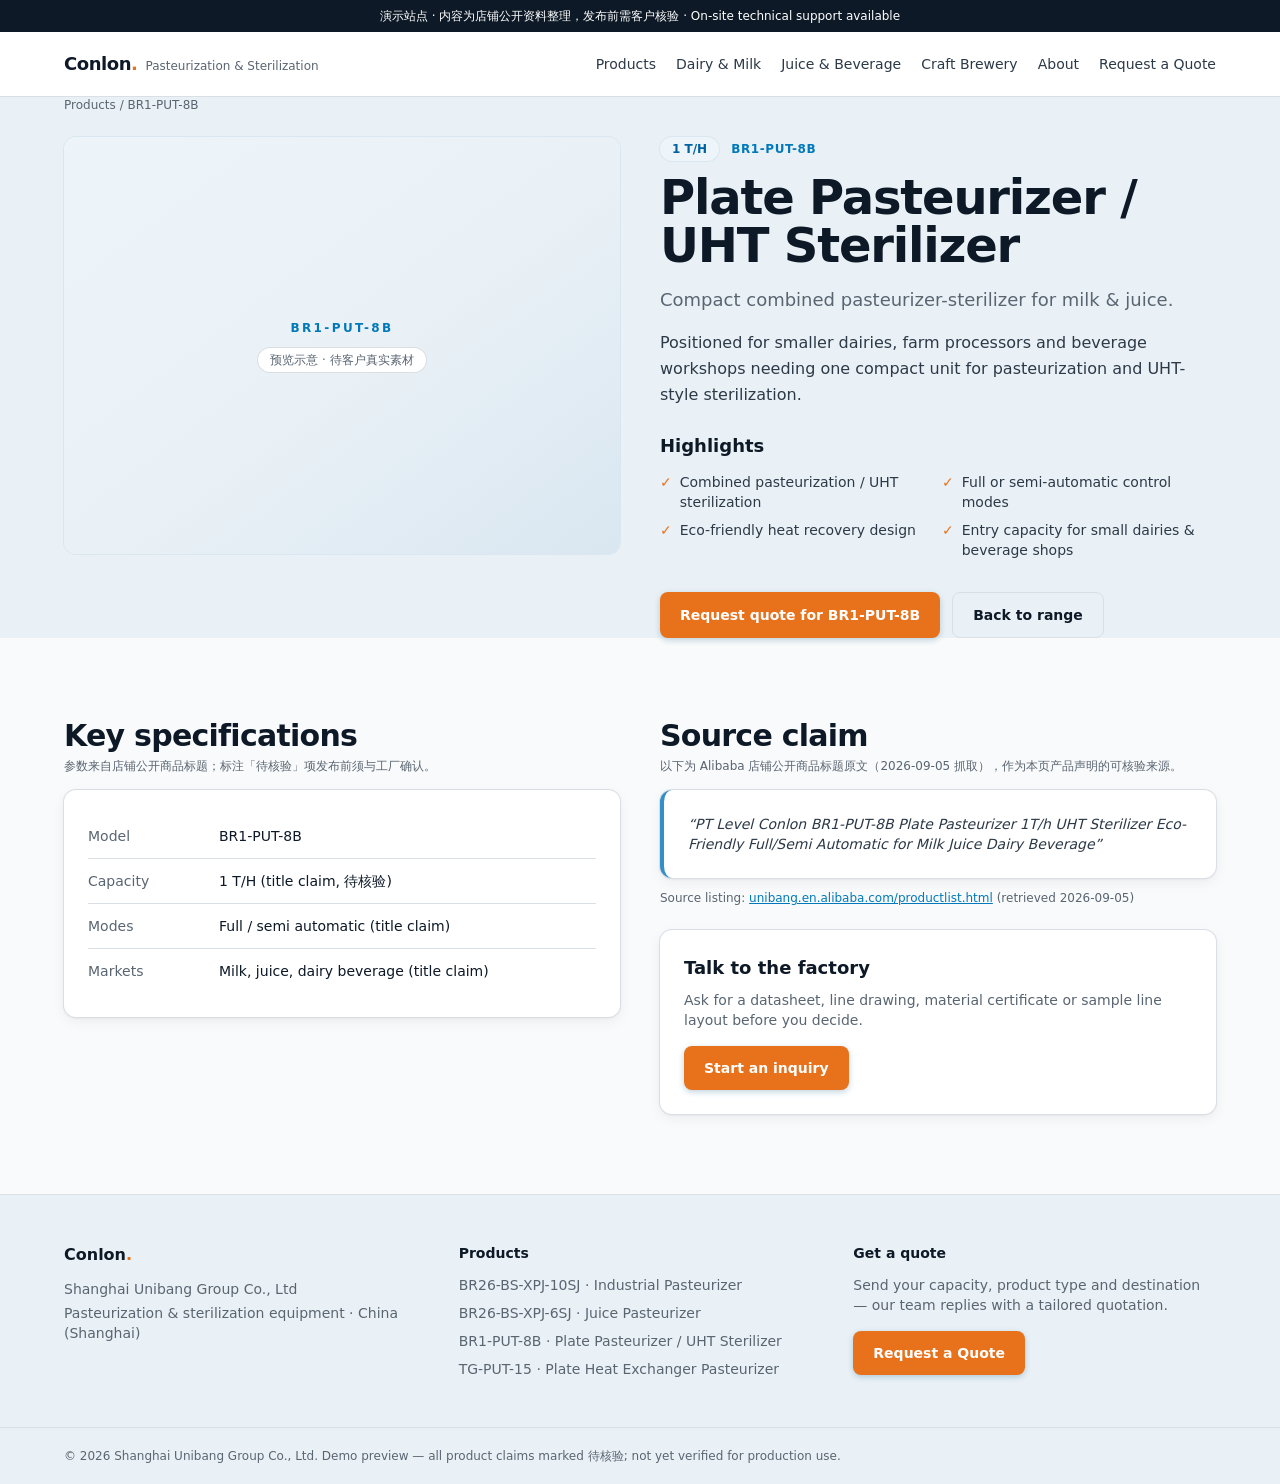
<file: products/plate-pasteurizer-br1-put-8b/index.html>
<!doctype html>
<html lang="en">
<head>
<meta charset="utf-8" />
<meta name="viewport" content="width=device-width, initial-scale=1" />
<title>Plate Pasteurizer &amp; UHT Sterilizer BR1-PUT-8B 1TPH</title>
<meta name="description" content="Plate Pasteurizer &amp; UHT Sterilizer BR1-PUT-8B 1TPH" />
<link rel="canonical" href="https://pasteurizer.xiaoze16.dpdns.org/products/plate-pasteurizer-br1-put-8b/" />
<link rel="stylesheet" href="/assets/site.css" />
<script type="application/ld+json">{"@context":"https://schema.org","@type":"Product","name":"Plate Pasteurizer / UHT Sterilizer","model":"BR1-PUT-8B","brand":{"@type":"Brand","name":"Conlon"},"description":"Compact combined pasteurizer-sterilizer for milk & juice."}</script>
</head>
<body>
<header class="sticky top-0 z-20 border-b border-line bg-white/95 backdrop-blur"><div class="demo-ribbon">演示站点 · 内容为店铺公开资料整理，发布前需客户核验<!-- --> · <!-- -->On-site technical support available</div><div class="container-site flex h-16 items-center justify-between gap-4"><a href="/" class="flex items-baseline gap-2"><span class="text-lg font-bold tracking-tight text-ink-900">Conlon<span class="text-accent-500">.</span></span><span class="hidden text-xs text-ink-500 sm:inline">Pasteurization &amp; Sterilization</span></a><nav aria-label="Main" class="hidden items-center gap-5 lg:flex"><a href="/products/" class="text-sm font-medium transition hover:text-brand-600 text-ink-700">Products</a><a href="/applications/dairy-milk/" class="text-sm font-medium transition hover:text-brand-600 text-ink-700">Dairy &amp; Milk</a><a href="/applications/juice-beverage/" class="text-sm font-medium transition hover:text-brand-600 text-ink-700">Juice &amp; Beverage</a><a href="/applications/craft-brewery/" class="text-sm font-medium transition hover:text-brand-600 text-ink-700">Craft Brewery</a><a href="/about/" class="text-sm font-medium transition hover:text-brand-600 text-ink-700">About</a><a href="/contact/" class="text-sm font-medium transition hover:text-brand-600 text-ink-700">Request a Quote</a></nav><details class="lg:hidden"><summary class="cursor-pointer list-none rounded-(--radius-btn) border border-line px-3 py-2 text-sm font-semibold text-ink-900">Menu</summary><nav aria-label="Mobile" class="absolute inset-x-0 top-16 border-t border-line bg-white p-4 shadow"><a href="/products/" class="block rounded-md px-3 py-2.5 text-sm font-medium text-ink-700 hover:bg-surface-alt">Products</a><a href="/applications/dairy-milk/" class="block rounded-md px-3 py-2.5 text-sm font-medium text-ink-700 hover:bg-surface-alt">Dairy &amp; Milk</a><a href="/applications/juice-beverage/" class="block rounded-md px-3 py-2.5 text-sm font-medium text-ink-700 hover:bg-surface-alt">Juice &amp; Beverage</a><a href="/applications/craft-brewery/" class="block rounded-md px-3 py-2.5 text-sm font-medium text-ink-700 hover:bg-surface-alt">Craft Brewery</a><a href="/about/" class="block rounded-md px-3 py-2.5 text-sm font-medium text-ink-700 hover:bg-surface-alt">About</a><a href="/contact/" class="block rounded-md px-3 py-2.5 text-sm font-medium text-ink-700 hover:bg-surface-alt">Request a Quote</a></nav></details></div></header><main><section class="section-alt"><div class="container-site"><nav class="text-xs text-ink-500"><a class="hover:text-brand-600" href="/products/">Products</a> <span aria-hidden="true">/</span> <!-- -->BR1-PUT-8B</nav><div class="mt-6 grid gap-10 lg:grid-cols-2"><div class="flex aspect-[4/3] w-full flex-col items-center justify-center rounded-(--radius-card) bg-gradient-to-br from-brand-50 via-surface-alt to-brand-100 text-center ring-1 ring-brand-100"><span class="text-xs font-semibold uppercase tracking-[0.2em] text-brand-600">BR1-PUT-8B</span><span class="mt-3 inline-flex items-center rounded-full bg-white px-3 py-1 text-xs font-medium text-ink-500 ring-1 ring-line">预览示意 · 待客户真实素材</span></div><div><div class="flex flex-wrap items-center gap-3"><span class="badge">1 T/H</span><span class="text-xs font-semibold uppercase tracking-wider text-brand-600">BR1-PUT-8B</span></div><h1 class="h1 mt-3">Plate Pasteurizer / UHT Sterilizer</h1><p class="lede">Compact combined pasteurizer-sterilizer for milk &amp; juice.</p><p class="body-ink mt-4">Positioned for smaller dairies, farm processors and beverage workshops needing one compact unit for pasteurization and UHT-style sterilization.</p><h2 class="h3 mt-6">Highlights</h2><ul class="mt-3 grid gap-2 sm:grid-cols-2"><li class="flex gap-2 text-sm text-ink-700"><span class="text-accent-500">✓</span>Combined pasteurization / UHT sterilization</li><li class="flex gap-2 text-sm text-ink-700"><span class="text-accent-500">✓</span>Full or semi-automatic control modes</li><li class="flex gap-2 text-sm text-ink-700"><span class="text-accent-500">✓</span>Eco-friendly heat recovery design</li><li class="flex gap-2 text-sm text-ink-700"><span class="text-accent-500">✓</span>Entry capacity for small dairies &amp; beverage shops</li></ul><div class="mt-8 flex flex-wrap gap-3"><a class="btn-primary" href="/contact/?product=BR1-PUT-8B">Request quote for <!-- -->BR1-PUT-8B</a><a class="btn-outline" href="/products/">Back to range</a></div></div></div></div></section><section class="section"><div class="container-site grid gap-10 lg:grid-cols-[1fr_1fr]"><div><h2 class="h2">Key specifications</h2><p class="mt-1 text-xs text-ink-500">参数来自店铺公开商品标题；标注「待核验」项发布前须与工厂确认。</p><div class="card mt-4"><div class="spec-row"><span class="spec-key">Model</span><span class="spec-val">BR1-PUT-8B</span></div><div class="spec-row"><span class="spec-key">Capacity</span><span class="spec-val">1 T/H (title claim, 待核验)</span></div><div class="spec-row"><span class="spec-key">Modes</span><span class="spec-val">Full / semi automatic (title claim)</span></div><div class="spec-row"><span class="spec-key">Markets</span><span class="spec-val">Milk, juice, dairy beverage (title claim)</span></div></div></div><div><h2 class="h2">Source claim</h2><p class="mt-1 text-xs text-ink-500">以下为 Alibaba 店铺公开商品标题原文（2026-09-05 抓取），作为本页产品声明的可核验来源。</p><blockquote class="card mt-4 border-l-4 border-l-brand-500 text-sm italic text-ink-700">“<!-- -->PT Level Conlon BR1-PUT-8B Plate Pasteurizer 1T/h UHT Sterilizer Eco-Friendly Full/Semi Automatic for Milk Juice Dairy Beverage<!-- -->”</blockquote><p class="mt-3 text-xs text-ink-500">Source listing:<!-- --> <a class="font-medium text-brand-600 underline" href="https://unibang.en.alibaba.com/productlist.html" rel="nofollow noopener" target="_blank">unibang.en.alibaba.com/productlist.html</a> <!-- -->(retrieved 2026-09-05)</p><div class="card mt-6"><h3 class="h3">Talk to the factory</h3><p class="mt-2 text-sm text-ink-500">Ask for a datasheet, line drawing, material certificate or sample line layout before you decide.</p><a class="btn-primary mt-4" href="/contact/?product=BR1-PUT-8B">Start an inquiry</a></div></div></div></section></main><footer class="border-t border-line bg-surface-alt"><div class="container-site grid gap-8 py-12 md:grid-cols-3"><div><div class="text-base font-bold text-ink-900">Conlon<span class="text-accent-500">.</span></div><p class="mt-3 text-sm text-ink-500">Shanghai Unibang Group Co., Ltd</p><p class="mt-1 text-sm text-ink-500">Pasteurization &amp; sterilization equipment · <!-- -->China (Shanghai)</p></div><div><div class="text-sm font-semibold text-ink-900">Products</div><ul class="mt-3 space-y-2 text-sm text-ink-500"><li><a class="hover:text-brand-600" href="/products/br26-10sj/">BR26-BS-XPJ-10SJ<!-- --> · <!-- -->Industrial Pasteurizer</a></li><li><a class="hover:text-brand-600" href="/products/br26-6sj/">BR26-BS-XPJ-6SJ<!-- --> · <!-- -->Juice Pasteurizer</a></li><li><a class="hover:text-brand-600" href="/products/br1-put-8b/">BR1-PUT-8B<!-- --> · <!-- -->Plate Pasteurizer / UHT Sterilizer</a></li><li><a class="hover:text-brand-600" href="/products/tg-put-15/">TG-PUT-15<!-- --> · <!-- -->Plate Heat Exchanger Pasteurizer</a></li></ul></div><div><div class="text-sm font-semibold text-ink-900">Get a quote</div><p class="mt-3 text-sm text-ink-500">Send your capacity, product type and destination — our team replies with a tailored quotation.</p><a class="btn-primary mt-4" href="/contact/">Request a Quote</a></div></div><div class="border-t border-line py-5"><div class="container-site text-xs text-ink-500">© <!-- -->2026<!-- --> <!-- -->Shanghai Unibang Group Co., Ltd<!-- -->. Demo preview — all product claims marked 待核验; not yet verified for production use.</div></div></footer>
<script>(function(){
  document.querySelectorAll('form[data-preview-form]').forEach(function(form){
    form.addEventListener('submit', function(e){
      e.preventDefault();
      var note=form.querySelector('[data-preview-result]');
      note.className='block text-sm font-medium text-accent-600';
      note.textContent='演示模式：未提交到服务器。生产环境将先写入 D1，再经 Resend 邮件通知，成功后跳转感谢页。';
    });
  });
})();</script>
</body>
</html>
</file>
<file: assets/site.css>
/*! tailwindcss v4.3.3 | MIT License | https://tailwindcss.com */
@layer properties{@supports (((-webkit-hyphens:none)) and (not (margin-trim:inline))) or ((-moz-orient:inline) and (not (color:rgb(from red r g b)))){*,:before,:after,::backdrop{--tw-space-y-reverse:0;--tw-border-style:solid;--tw-gradient-position:initial;--tw-gradient-from:#0000;--tw-gradient-via:#0000;--tw-gradient-to:#0000;--tw-gradient-stops:initial;--tw-gradient-via-stops:initial;--tw-gradient-from-position:0%;--tw-gradient-via-position:50%;--tw-gradient-to-position:100%;--tw-font-weight:initial;--tw-tracking:initial;--tw-shadow:0 0 #0000;--tw-shadow-color:initial;--tw-shadow-alpha:100%;--tw-inset-shadow:0 0 #0000;--tw-inset-shadow-color:initial;--tw-inset-shadow-alpha:100%;--tw-ring-color:initial;--tw-ring-shadow:0 0 #0000;--tw-inset-ring-color:initial;--tw-inset-ring-shadow:0 0 #0000;--tw-ring-inset:initial;--tw-ring-offset-width:0px;--tw-ring-offset-color:#fff;--tw-ring-offset-shadow:0 0 #0000;--tw-backdrop-blur:initial;--tw-backdrop-brightness:initial;--tw-backdrop-contrast:initial;--tw-backdrop-grayscale:initial;--tw-backdrop-hue-rotate:initial;--tw-backdrop-invert:initial;--tw-backdrop-opacity:initial;--tw-backdrop-saturate:initial;--tw-backdrop-sepia:initial;--tw-leading:initial}}}@layer theme{:root,:host{--font-sans:ui-sans-serif, system-ui, -apple-system, "Segoe UI", Roboto, "Helvetica Neue", Arial, "PingFang SC", "Hiragino Sans GB", "Microsoft YaHei", sans-serif;--font-mono:ui-monospace, SFMono-Regular, Menlo, Monaco, Consolas, "Liberation Mono", "Courier New", monospace;--color-white:#fff;--spacing:.25rem;--container-2xl:42rem;--container-3xl:48rem;--text-xs:.75rem;--text-xs--line-height:calc(1 / .75);--text-sm:.875rem;--text-sm--line-height:calc(1.25 / .875);--text-base:1rem;--text-base--line-height:calc(1.5 / 1);--text-lg:1.125rem;--text-lg--line-height:calc(1.75 / 1.125);--text-2xl:1.5rem;--text-2xl--line-height:calc(2 / 1.5);--text-3xl:1.875rem;--text-3xl--line-height:calc(2.25 / 1.875);--text-4xl:2.25rem;--text-4xl--line-height:calc(2.5 / 2.25);--text-5xl:3rem;--text-5xl--line-height:1;--font-weight-medium:500;--font-weight-semibold:600;--font-weight-bold:700;--tracking-tight:-.025em;--tracking-wider:.05em;--leading-relaxed:1.625;--radius-md:.375rem;--default-transition-duration:.15s;--default-transition-timing-function:cubic-bezier(.4, 0, .2, 1);--default-font-family:var(--font-sans);--default-mono-font-family:var(--font-mono);--color-brand-50:oklch(96.5% .01 240);--color-brand-100:oklch(92% .02 240);--color-brand-500:oklch(62% .12 240);--color-brand-600:oklch(55% .14 240);--color-brand-700:oklch(47% .14 240);--color-accent-500:oklch(68% .17 50);--color-accent-600:oklch(60% .19 45);--color-ink-900:oklch(21% .03 250);--color-ink-700:oklch(34% .03 250);--color-ink-500:oklch(50% .025 250);--color-surface:oklch(98.5% .002 250);--color-surface-alt:oklch(95.5% .01 240);--color-line:oklch(90% .01 250);--radius-card:.75rem;--radius-btn:.5rem;--shadow-card:0 1px 3px oklch(20% .02 250/.08), 0 4px 14px oklch(20% .02 250/.06);--shadow-cta:0 2px 6px oklch(40% .1 240/.25);--spacing-container:76rem}}@layer base{*,:after,:before,::backdrop{box-sizing:border-box;border:0 solid;margin:0;padding:0}::file-selector-button{box-sizing:border-box;border:0 solid;margin:0;padding:0}html,:host{-webkit-text-size-adjust:100%;tab-size:4;line-height:1.5;font-family:var(--default-font-family,-apple-system, BlinkMacSystemFont, "Segoe UI", Roboto, "Helvetica Neue", "Noto Sans", Arial, sans-serif, "Apple Color Emoji", "Segoe UI Emoji", "Segoe UI Symbol", "Noto Color Emoji");font-feature-settings:var(--default-font-feature-settings,normal);font-variation-settings:var(--default-font-variation-settings,normal);-webkit-tap-highlight-color:transparent}hr{height:0;color:inherit;border-top-width:1px}abbr:where([title]){-webkit-text-decoration:underline dotted;text-decoration:underline dotted}h1,h2,h3,h4,h5,h6{font-size:inherit;font-weight:inherit}a{color:inherit;-webkit-text-decoration:inherit;-webkit-text-decoration:inherit;-webkit-text-decoration:inherit;text-decoration:inherit}b,strong{font-weight:bolder}code,kbd,samp,pre{font-family:var(--default-mono-font-family,ui-monospace, SFMono-Regular, Menlo, Monaco, Consolas, "Liberation Mono", "Courier New", monospace);font-feature-settings:var(--default-mono-font-feature-settings,normal);font-variation-settings:var(--default-mono-font-variation-settings,normal);font-size:1em}small{font-size:80%}sub,sup{vertical-align:baseline;font-size:75%;line-height:0;position:relative}sub{bottom:-.25em}sup{top:-.5em}table{text-indent:0;border-color:inherit;border-collapse:collapse}:-moz-focusring:where(:not(iframe)){outline:auto}progress{vertical-align:baseline}summary{display:list-item}ol,ul,menu{list-style:none}img,svg,video,canvas,audio,iframe,embed,object{vertical-align:middle;display:block}img,video{max-width:100%;height:auto}button,input,select,optgroup,textarea{font:inherit;font-feature-settings:inherit;font-variation-settings:inherit;letter-spacing:inherit;color:inherit;opacity:1;background-color:#0000;border-radius:0}::file-selector-button{font:inherit;font-feature-settings:inherit;font-variation-settings:inherit;letter-spacing:inherit;color:inherit;opacity:1;background-color:#0000;border-radius:0}:where(select:is([multiple],[size])) optgroup{font-weight:bolder}:where(select:is([multiple],[size])) optgroup option{padding-inline-start:20px}::file-selector-button{margin-inline-end:4px}::placeholder{opacity:1}@supports (not ((-webkit-appearance:-apple-pay-button))) or (contain-intrinsic-size:1px){::placeholder{color:currentColor}@supports (color:color-mix(in lab, red, red)){::placeholder{color:color-mix(in oklab, currentcolor 50%, transparent)}}}textarea{resize:vertical}::-webkit-search-decoration{-webkit-appearance:none}::-webkit-date-and-time-value{min-height:1lh;text-align:inherit}::-webkit-datetime-edit{display:inline-flex}::-webkit-datetime-edit-fields-wrapper{padding:0}::-webkit-datetime-edit{padding-block:0}::-webkit-datetime-edit-year-field{padding-block:0}::-webkit-datetime-edit-month-field{padding-block:0}::-webkit-datetime-edit-day-field{padding-block:0}::-webkit-datetime-edit-hour-field{padding-block:0}::-webkit-datetime-edit-minute-field{padding-block:0}::-webkit-datetime-edit-second-field{padding-block:0}::-webkit-datetime-edit-millisecond-field{padding-block:0}::-webkit-datetime-edit-meridiem-field{padding-block:0}::-webkit-calendar-picker-indicator{line-height:1}:-moz-ui-invalid{box-shadow:none}button,input:where([type=button],[type=reset],[type=submit]){appearance:button}::file-selector-button{appearance:button}::-webkit-inner-spin-button{height:auto}::-webkit-outer-spin-button{height:auto}[hidden]:where(:not([hidden=until-found])){display:none!important}}@layer components{.container-site{width:100%;max-width:var(--spacing-container);padding-inline:calc(var(--spacing) * 4);margin-inline:auto}@media (min-width:40rem){.container-site{padding-inline:calc(var(--spacing) * 6)}}@media (min-width:64rem){.container-site{padding-inline:calc(var(--spacing) * 8)}}.section{padding-block:calc(var(--spacing) * 14)}@media (min-width:64rem){.section{padding-block:calc(var(--spacing) * 20)}}.section-alt{background-color:var(--color-surface-alt)}.eyebrow{font-size:var(--text-xs);line-height:var(--tw-leading,var(--text-xs--line-height));--tw-font-weight:var(--font-weight-semibold);font-weight:var(--font-weight-semibold);--tw-tracking:.18em;letter-spacing:.18em;color:var(--color-accent-600);text-transform:uppercase}.h1{font-size:var(--text-3xl);line-height:var(--tw-leading,var(--text-3xl--line-height));--tw-font-weight:var(--font-weight-bold);font-weight:var(--font-weight-bold);--tw-tracking:var(--tracking-tight);letter-spacing:var(--tracking-tight);color:var(--color-ink-900)}@media (min-width:40rem){.h1{font-size:var(--text-4xl);line-height:var(--tw-leading,var(--text-4xl--line-height))}}@media (min-width:64rem){.h1{font-size:var(--text-5xl);line-height:var(--tw-leading,var(--text-5xl--line-height))}}.h2{font-size:var(--text-2xl);line-height:var(--tw-leading,var(--text-2xl--line-height));--tw-font-weight:var(--font-weight-bold);font-weight:var(--font-weight-bold);--tw-tracking:var(--tracking-tight);letter-spacing:var(--tracking-tight);color:var(--color-ink-900)}@media (min-width:40rem){.h2{font-size:var(--text-3xl);line-height:var(--tw-leading,var(--text-3xl--line-height))}}.h3{font-size:var(--text-lg);line-height:var(--tw-leading,var(--text-lg--line-height));--tw-font-weight:var(--font-weight-semibold);font-weight:var(--font-weight-semibold);color:var(--color-ink-900)}.lede{margin-top:calc(var(--spacing) * 4);font-size:var(--text-base);line-height:var(--tw-leading,var(--text-base--line-height));--tw-leading:var(--leading-relaxed);line-height:var(--leading-relaxed);color:var(--color-ink-500)}@media (min-width:40rem){.lede{font-size:var(--text-lg);line-height:var(--tw-leading,var(--text-lg--line-height))}}.body-ink{font-size:var(--text-base);line-height:var(--tw-leading,var(--text-base--line-height));--tw-leading:var(--leading-relaxed);line-height:var(--leading-relaxed);color:var(--color-ink-700)}.btn-primary{justify-content:center;align-items:center;gap:calc(var(--spacing) * 2);border-radius:var(--radius-btn);background-color:var(--color-accent-500);padding-inline:calc(var(--spacing) * 5);padding-block:calc(var(--spacing) * 3);font-size:var(--text-sm);line-height:var(--tw-leading,var(--text-sm--line-height));--tw-font-weight:var(--font-weight-semibold);font-weight:var(--font-weight-semibold);color:var(--color-white);--tw-shadow:var(--shadow-cta);box-shadow:var(--tw-inset-shadow), var(--tw-inset-ring-shadow), var(--tw-ring-offset-shadow), var(--tw-ring-shadow), var(--tw-shadow);transition-property:color,background-color,border-color,outline-color,text-decoration-color,fill,stroke,--tw-gradient-from,--tw-gradient-via,--tw-gradient-to,opacity,box-shadow,transform,translate,scale,rotate,filter,-webkit-backdrop-filter,backdrop-filter,display,content-visibility,overlay,pointer-events;transition-timing-function:var(--tw-ease,var(--default-transition-timing-function));transition-duration:var(--tw-duration,var(--default-transition-duration));display:inline-flex}@media (hover:hover){.btn-primary:hover{background-color:var(--color-accent-600)}}.btn-outline{justify-content:center;align-items:center;gap:calc(var(--spacing) * 2);border-radius:var(--radius-btn);border-style:var(--tw-border-style);border-width:1px;border-color:var(--color-line);padding-inline:calc(var(--spacing) * 5);padding-block:calc(var(--spacing) * 3);font-size:var(--text-sm);line-height:var(--tw-leading,var(--text-sm--line-height));--tw-font-weight:var(--font-weight-semibold);font-weight:var(--font-weight-semibold);color:var(--color-ink-900);transition-property:color,background-color,border-color,outline-color,text-decoration-color,fill,stroke,--tw-gradient-from,--tw-gradient-via,--tw-gradient-to,opacity,box-shadow,transform,translate,scale,rotate,filter,-webkit-backdrop-filter,backdrop-filter,display,content-visibility,overlay,pointer-events;transition-timing-function:var(--tw-ease,var(--default-transition-timing-function));transition-duration:var(--tw-duration,var(--default-transition-duration));display:inline-flex}@media (hover:hover){.btn-outline:hover{border-color:var(--color-brand-500);color:var(--color-brand-600)}}.card{border-radius:var(--radius-card);background-color:var(--color-white);padding:calc(var(--spacing) * 6);--tw-shadow:var(--shadow-card);--tw-ring-shadow:var(--tw-ring-inset,) 0 0 0 calc(1px + var(--tw-ring-offset-width)) var(--tw-ring-color,currentcolor);box-shadow:var(--tw-inset-shadow), var(--tw-inset-ring-shadow), var(--tw-ring-offset-shadow), var(--tw-ring-shadow), var(--tw-shadow);--tw-ring-color:var(--color-line)}.badge{background-color:var(--color-brand-50);padding-inline:calc(var(--spacing) * 3);padding-block:var(--spacing);font-size:var(--text-xs);line-height:var(--tw-leading,var(--text-xs--line-height));--tw-font-weight:var(--font-weight-semibold);font-weight:var(--font-weight-semibold);color:var(--color-brand-700);--tw-ring-shadow:var(--tw-ring-inset,) 0 0 0 calc(1px + var(--tw-ring-offset-width)) var(--tw-ring-color,currentcolor);box-shadow:var(--tw-inset-shadow), var(--tw-inset-ring-shadow), var(--tw-ring-offset-shadow), var(--tw-ring-shadow), var(--tw-shadow);--tw-ring-color:var(--color-brand-100);border-radius:3.40282e38px;align-items:center;display:inline-flex}.spec-row{gap:calc(var(--spacing) * 4);border-bottom-style:var(--tw-border-style);border-bottom-width:1px;border-color:var(--color-line);padding-block:calc(var(--spacing) * 3);font-size:var(--text-sm);line-height:var(--tw-leading,var(--text-sm--line-height));grid-template-columns:repeat(3,minmax(0,1fr));display:grid}.spec-row:last-child{border-style:var(--tw-border-style);border-width:0}@media (min-width:40rem){.spec-row{grid-template-columns:repeat(4,minmax(0,1fr))}}.spec-key{color:var(--color-ink-500)}.spec-val{--tw-font-weight:var(--font-weight-medium);font-weight:var(--font-weight-medium);color:var(--color-ink-900);grid-column:span 2/span 2}@media (min-width:40rem){.spec-val{grid-column:span 3/span 3}}.input{border-radius:var(--radius-btn);border-style:var(--tw-border-style);border-width:1px;border-color:var(--color-line);background-color:var(--color-white);width:100%;padding-inline:calc(var(--spacing) * 3.5);padding-block:calc(var(--spacing) * 2.5);font-size:var(--text-sm);line-height:var(--tw-leading,var(--text-sm--line-height));color:var(--color-ink-900);transition-property:color,background-color,border-color,outline-color,text-decoration-color,fill,stroke,--tw-gradient-from,--tw-gradient-via,--tw-gradient-to,opacity,box-shadow,transform,translate,scale,rotate,filter,-webkit-backdrop-filter,backdrop-filter,display,content-visibility,overlay,pointer-events;transition-timing-function:var(--tw-ease,var(--default-transition-timing-function));transition-duration:var(--tw-duration,var(--default-transition-duration));--tw-outline-style:none;outline-style:none}.input:focus{border-color:var(--color-brand-500);--tw-ring-shadow:var(--tw-ring-inset,) 0 0 0 calc(2px + var(--tw-ring-offset-width)) var(--tw-ring-color,currentcolor);box-shadow:var(--tw-inset-shadow), var(--tw-inset-ring-shadow), var(--tw-ring-offset-shadow), var(--tw-ring-shadow), var(--tw-shadow);--tw-ring-color:var(--color-brand-100)}.label{margin-bottom:calc(var(--spacing) * 1.5);font-size:var(--text-sm);line-height:var(--tw-leading,var(--text-sm--line-height));--tw-font-weight:var(--font-weight-medium);font-weight:var(--font-weight-medium);color:var(--color-ink-700);display:block}.demo-ribbon{background-color:var(--color-ink-900);padding-inline:calc(var(--spacing) * 3);padding-block:calc(var(--spacing) * 2);text-align:center;font-size:var(--text-xs);line-height:var(--tw-leading,var(--text-xs--line-height));--tw-font-weight:var(--font-weight-medium);font-weight:var(--font-weight-medium);color:var(--color-white)}}@layer utilities{.visible{visibility:visible}.absolute{position:absolute}.static{position:static}.sticky{position:sticky}.inset-x-0{inset-inline:0}.top-0{top:0}.top-16{top:calc(var(--spacing) * 16)}.z-20{z-index:20}.mt-1{margin-top:var(--spacing)}.mt-2{margin-top:calc(var(--spacing) * 2)}.mt-3{margin-top:calc(var(--spacing) * 3)}.mt-4{margin-top:calc(var(--spacing) * 4)}.mt-5{margin-top:calc(var(--spacing) * 5)}.mt-6{margin-top:calc(var(--spacing) * 6)}.mt-8{margin-top:calc(var(--spacing) * 8)}.mt-12{margin-top:calc(var(--spacing) * 12)}.block{display:block}.flex{display:flex}.grid{display:grid}.hidden{display:none}.inline-block{display:inline-block}.inline-flex{display:inline-flex}.aspect-\[4\/3\]{aspect-ratio:4/3}.h-16{height:calc(var(--spacing) * 16)}.w-full{width:100%}.max-w-2xl{max-width:var(--container-2xl)}.max-w-3xl{max-width:var(--container-3xl)}.cursor-pointer{cursor:pointer}.list-none{list-style-type:none}.flex-col{flex-direction:column}.flex-wrap{flex-wrap:wrap}.items-baseline{align-items:baseline}.items-center{align-items:center}.justify-between{justify-content:space-between}.justify-center{justify-content:center}.gap-2{gap:calc(var(--spacing) * 2)}.gap-3{gap:calc(var(--spacing) * 3)}.gap-4{gap:calc(var(--spacing) * 4)}.gap-5{gap:calc(var(--spacing) * 5)}.gap-6{gap:calc(var(--spacing) * 6)}.gap-8{gap:calc(var(--spacing) * 8)}.gap-10{gap:calc(var(--spacing) * 10)}:where(.space-y-2>:not(:last-child)){--tw-space-y-reverse:0;margin-block-start:calc(calc(var(--spacing) * 2) * var(--tw-space-y-reverse));margin-block-end:calc(calc(var(--spacing) * 2) * calc(1 - var(--tw-space-y-reverse)))}:where(.space-y-3>:not(:last-child)){--tw-space-y-reverse:0;margin-block-start:calc(calc(var(--spacing) * 3) * var(--tw-space-y-reverse));margin-block-end:calc(calc(var(--spacing) * 3) * calc(1 - var(--tw-space-y-reverse)))}:where(.space-y-4>:not(:last-child)){--tw-space-y-reverse:0;margin-block-start:calc(calc(var(--spacing) * 4) * var(--tw-space-y-reverse));margin-block-end:calc(calc(var(--spacing) * 4) * calc(1 - var(--tw-space-y-reverse)))}.rounded-\(--radius-btn\){border-radius:var(--radius-btn)}.rounded-\(--radius-card\){border-radius:var(--radius-card)}.rounded-full{border-radius:3.40282e38px}.rounded-md{border-radius:var(--radius-md)}.border{border-style:var(--tw-border-style);border-width:1px}.border-t{border-top-style:var(--tw-border-style);border-top-width:1px}.border-b{border-bottom-style:var(--tw-border-style);border-bottom-width:1px}.border-l-4{border-left-style:var(--tw-border-style);border-left-width:4px}.border-line{border-color:var(--color-line)}.border-l-brand-500{border-left-color:var(--color-brand-500)}.bg-brand-50{background-color:var(--color-brand-50)}.bg-surface-alt{background-color:var(--color-surface-alt)}.bg-white{background-color:var(--color-white)}.bg-white\/95{background-color:#fffffff2}@supports (color:color-mix(in lab, red, red)){.bg-white\/95{background-color:color-mix(in oklab, var(--color-white) 95%, transparent)}}.bg-gradient-to-br{--tw-gradient-position:to bottom right in oklab;background-image:linear-gradient(var(--tw-gradient-stops))}.from-brand-50{--tw-gradient-from:var(--color-brand-50);--tw-gradient-stops:var(--tw-gradient-via-stops,var(--tw-gradient-position), var(--tw-gradient-from) var(--tw-gradient-from-position), var(--tw-gradient-to) var(--tw-gradient-to-position))}.via-surface-alt{--tw-gradient-via:var(--color-surface-alt);--tw-gradient-via-stops:var(--tw-gradient-position), var(--tw-gradient-from) var(--tw-gradient-from-position), var(--tw-gradient-via) var(--tw-gradient-via-position), var(--tw-gradient-to) var(--tw-gradient-to-position);--tw-gradient-stops:var(--tw-gradient-via-stops)}.to-brand-100{--tw-gradient-to:var(--color-brand-100);--tw-gradient-stops:var(--tw-gradient-via-stops,var(--tw-gradient-position), var(--tw-gradient-from) var(--tw-gradient-from-position), var(--tw-gradient-to) var(--tw-gradient-to-position))}.p-4{padding:calc(var(--spacing) * 4)}.px-3{padding-inline:calc(var(--spacing) * 3)}.py-1{padding-block:var(--spacing)}.py-2{padding-block:calc(var(--spacing) * 2)}.py-2\.5{padding-block:calc(var(--spacing) * 2.5)}.py-5{padding-block:calc(var(--spacing) * 5)}.py-12{padding-block:calc(var(--spacing) * 12)}.pt-1{padding-top:var(--spacing)}.text-center{text-align:center}.text-left{text-align:left}.text-base{font-size:var(--text-base);line-height:var(--tw-leading,var(--text-base--line-height))}.text-lg{font-size:var(--text-lg);line-height:var(--tw-leading,var(--text-lg--line-height))}.text-sm{font-size:var(--text-sm);line-height:var(--tw-leading,var(--text-sm--line-height))}.text-xs{font-size:var(--text-xs);line-height:var(--tw-leading,var(--text-xs--line-height))}.font-bold{--tw-font-weight:var(--font-weight-bold);font-weight:var(--font-weight-bold)}.font-medium{--tw-font-weight:var(--font-weight-medium);font-weight:var(--font-weight-medium)}.font-semibold{--tw-font-weight:var(--font-weight-semibold);font-weight:var(--font-weight-semibold)}.tracking-\[0\.2em\]{--tw-tracking:.2em;letter-spacing:.2em}.tracking-tight{--tw-tracking:var(--tracking-tight);letter-spacing:var(--tracking-tight)}.tracking-wider{--tw-tracking:var(--tracking-wider);letter-spacing:var(--tracking-wider)}.text-accent-500{color:var(--color-accent-500)}.text-accent-600{color:var(--color-accent-600)}.text-brand-600{color:var(--color-brand-600)}.text-ink-500{color:var(--color-ink-500)}.text-ink-700{color:var(--color-ink-700)}.text-ink-900{color:var(--color-ink-900)}.uppercase{text-transform:uppercase}.italic{font-style:italic}.underline{text-decoration-line:underline}.shadow{--tw-shadow:0 1px 3px 0 var(--tw-shadow-color,#0000001a), 0 1px 2px -1px var(--tw-shadow-color,#0000001a);box-shadow:var(--tw-inset-shadow), var(--tw-inset-ring-shadow), var(--tw-ring-offset-shadow), var(--tw-ring-shadow), var(--tw-shadow)}.ring-1{--tw-ring-shadow:var(--tw-ring-inset,) 0 0 0 calc(1px + var(--tw-ring-offset-width)) var(--tw-ring-color,currentcolor);box-shadow:var(--tw-inset-shadow), var(--tw-inset-ring-shadow), var(--tw-ring-offset-shadow), var(--tw-ring-shadow), var(--tw-shadow)}.ring-brand-100{--tw-ring-color:var(--color-brand-100)}.ring-line{--tw-ring-color:var(--color-line)}.backdrop-blur{--tw-backdrop-blur:blur(8px);-webkit-backdrop-filter:var(--tw-backdrop-blur,) var(--tw-backdrop-brightness,) var(--tw-backdrop-contrast,) var(--tw-backdrop-grayscale,) var(--tw-backdrop-hue-rotate,) var(--tw-backdrop-invert,) var(--tw-backdrop-opacity,) var(--tw-backdrop-saturate,) var(--tw-backdrop-sepia,);backdrop-filter:var(--tw-backdrop-blur,) var(--tw-backdrop-brightness,) var(--tw-backdrop-contrast,) var(--tw-backdrop-grayscale,) var(--tw-backdrop-hue-rotate,) var(--tw-backdrop-invert,) var(--tw-backdrop-opacity,) var(--tw-backdrop-saturate,) var(--tw-backdrop-sepia,)}.transition{transition-property:color,background-color,border-color,outline-color,text-decoration-color,fill,stroke,--tw-gradient-from,--tw-gradient-via,--tw-gradient-to,opacity,box-shadow,transform,translate,scale,rotate,filter,-webkit-backdrop-filter,backdrop-filter,display,content-visibility,overlay,pointer-events;transition-timing-function:var(--tw-ease,var(--default-transition-timing-function));transition-duration:var(--tw-duration,var(--default-transition-duration))}@media (hover:hover){.group-hover\:text-brand-600:is(:where(.group):hover *){color:var(--color-brand-600)}.hover\:bg-surface-alt:hover{background-color:var(--color-surface-alt)}.hover\:text-brand-600:hover{color:var(--color-brand-600)}.hover\:text-brand-700:hover{color:var(--color-brand-700)}.hover\:shadow-\(--shadow-cta\):hover{--tw-shadow:var(--shadow-cta);box-shadow:var(--tw-inset-shadow), var(--tw-inset-ring-shadow), var(--tw-ring-offset-shadow), var(--tw-ring-shadow), var(--tw-shadow)}}@media (min-width:40rem){.sm\:col-span-2{grid-column:span 2/span 2}.sm\:inline{display:inline}.sm\:w-auto{width:auto}.sm\:grid-cols-2{grid-template-columns:repeat(2,minmax(0,1fr))}}@media (min-width:48rem){.md\:grid-cols-2{grid-template-columns:repeat(2,minmax(0,1fr))}.md\:grid-cols-3{grid-template-columns:repeat(3,minmax(0,1fr))}}@media (min-width:64rem){.lg\:flex{display:flex}.lg\:hidden{display:none}.lg\:grid-cols-2{grid-template-columns:repeat(2,minmax(0,1fr))}.lg\:grid-cols-\[1\.1fr_0\.9fr\]{grid-template-columns:1.1fr .9fr}.lg\:grid-cols-\[1fr_1fr\]{grid-template-columns:1fr 1fr}}}html{scroll-behavior:smooth}body{background-color:var(--color-surface);font-family:var(--font-sans);color:var(--color-ink-700);-webkit-font-smoothing:antialiased;-moz-osx-font-smoothing:grayscale}@property --tw-space-y-reverse{syntax:"*";inherits:false;initial-value:0}@property --tw-border-style{syntax:"*";inherits:false;initial-value:solid}@property --tw-gradient-position{syntax:"*";inherits:false}@property --tw-gradient-from{syntax:"<color>";inherits:false;initial-value:#0000}@property --tw-gradient-via{syntax:"<color>";inherits:false;initial-value:#0000}@property --tw-gradient-to{syntax:"<color>";inherits:false;initial-value:#0000}@property --tw-gradient-stops{syntax:"*";inherits:false}@property --tw-gradient-via-stops{syntax:"*";inherits:false}@property --tw-gradient-from-position{syntax:"<length-percentage>";inherits:false;initial-value:0%}@property --tw-gradient-via-position{syntax:"<length-percentage>";inherits:false;initial-value:50%}@property --tw-gradient-to-position{syntax:"<length-percentage>";inherits:false;initial-value:100%}@property --tw-font-weight{syntax:"*";inherits:false}@property --tw-tracking{syntax:"*";inherits:false}@property --tw-shadow{syntax:"*";inherits:false;initial-value:0 0 #0000}@property --tw-shadow-color{syntax:"*";inherits:false}@property --tw-shadow-alpha{syntax:"<percentage>";inherits:false;initial-value:100%}@property --tw-inset-shadow{syntax:"*";inherits:false;initial-value:0 0 #0000}@property --tw-inset-shadow-color{syntax:"*";inherits:false}@property --tw-inset-shadow-alpha{syntax:"<percentage>";inherits:false;initial-value:100%}@property --tw-ring-color{syntax:"*";inherits:false}@property --tw-ring-shadow{syntax:"*";inherits:false;initial-value:0 0 #0000}@property --tw-inset-ring-color{syntax:"*";inherits:false}@property --tw-inset-ring-shadow{syntax:"*";inherits:false;initial-value:0 0 #0000}@property --tw-ring-inset{syntax:"*";inherits:false}@property --tw-ring-offset-width{syntax:"<length>";inherits:false;initial-value:0}@property --tw-ring-offset-color{syntax:"*";inherits:false;initial-value:#fff}@property --tw-ring-offset-shadow{syntax:"*";inherits:false;initial-value:0 0 #0000}@property --tw-backdrop-blur{syntax:"*";inherits:false}@property --tw-backdrop-brightness{syntax:"*";inherits:false}@property --tw-backdrop-contrast{syntax:"*";inherits:false}@property --tw-backdrop-grayscale{syntax:"*";inherits:false}@property --tw-backdrop-hue-rotate{syntax:"*";inherits:false}@property --tw-backdrop-invert{syntax:"*";inherits:false}@property --tw-backdrop-opacity{syntax:"*";inherits:false}@property --tw-backdrop-saturate{syntax:"*";inherits:false}@property --tw-backdrop-sepia{syntax:"*";inherits:false}@property --tw-leading{syntax:"*";inherits:false}
</file>
